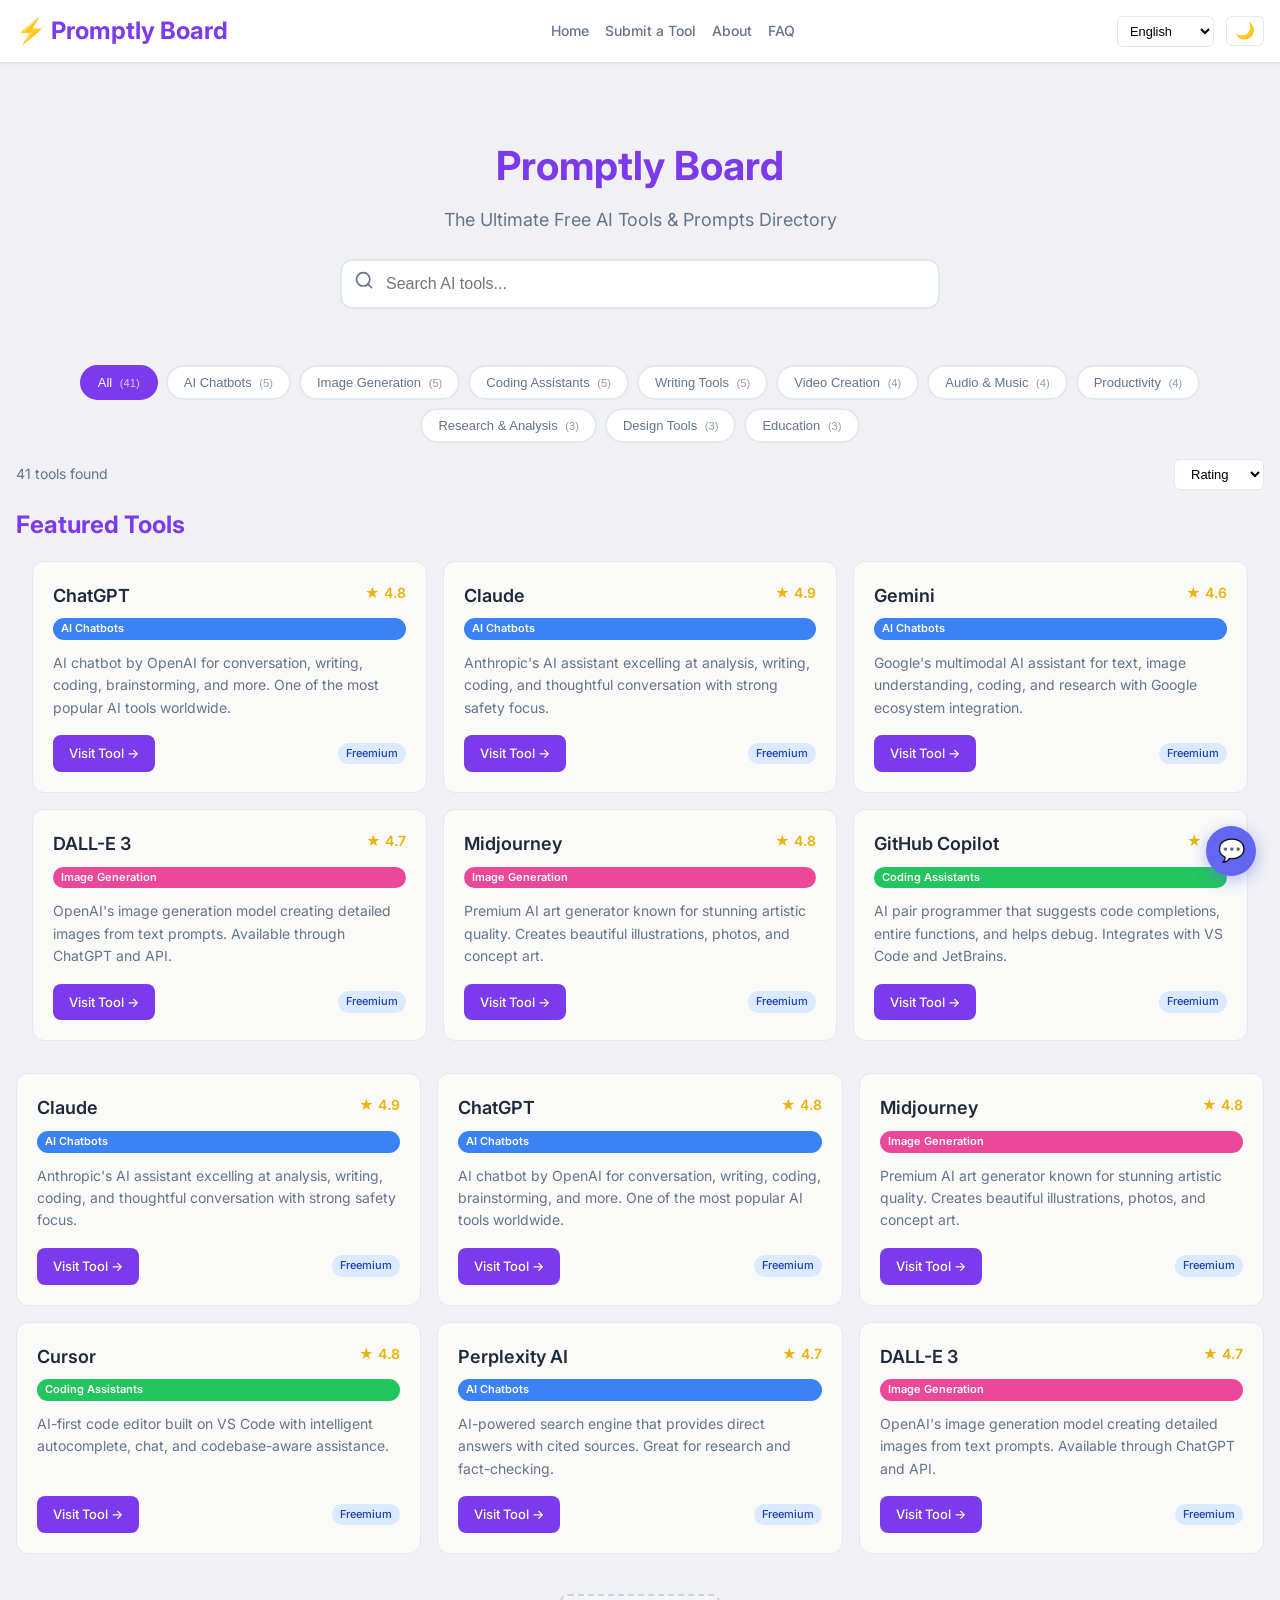
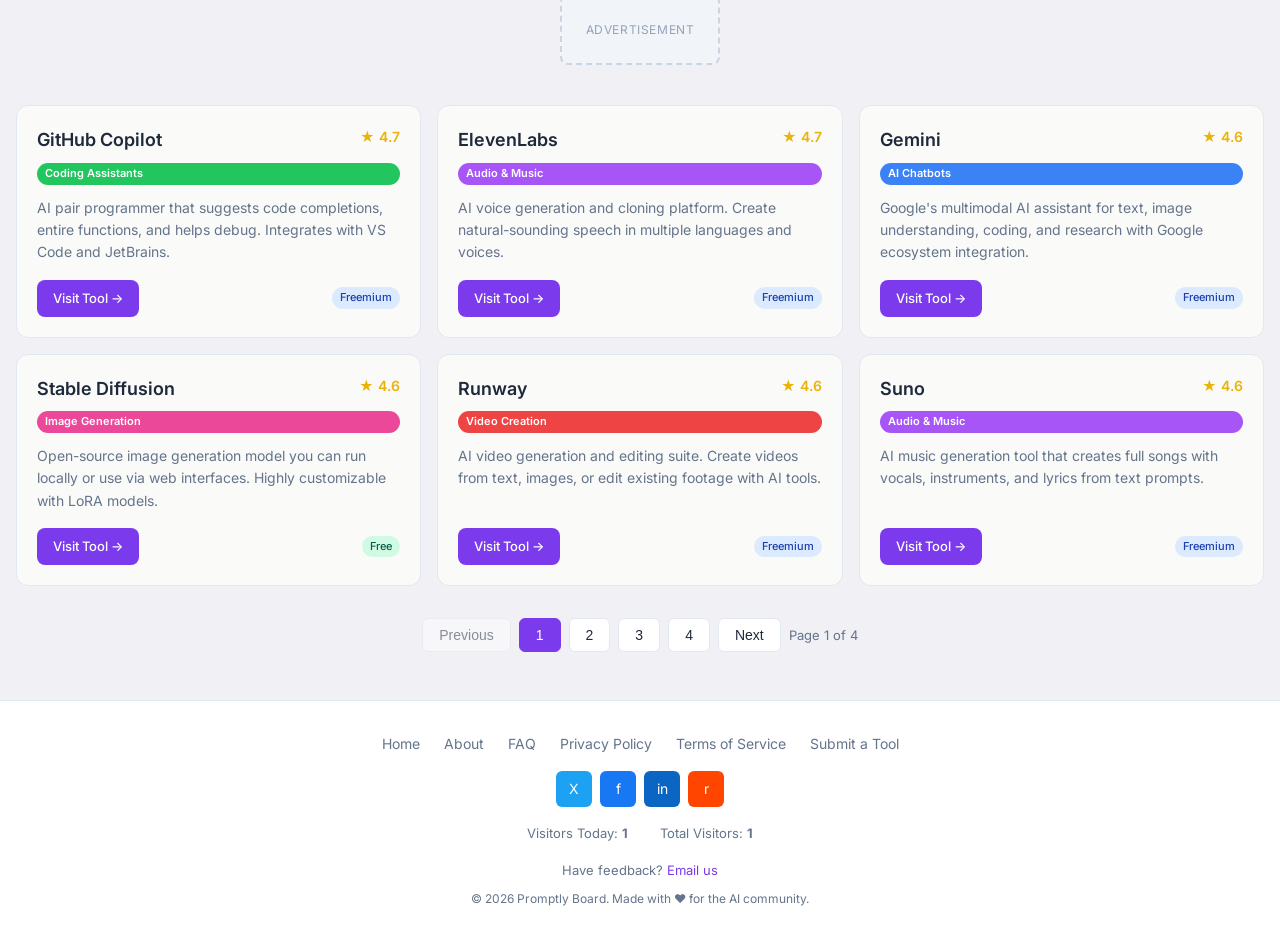
<file: index.html>
<!DOCTYPE html>
<html lang="en">
<head>
        <meta name="naver-site-verification" content="89adfd6fe80cdd9c054150a7d6254f91612dae93" />
  <meta charset="UTF-8">
  <meta name="viewport" content="width=device-width, initial-scale=1.0">
  <meta name="google-site-verification" content="WddgcbVJsL2BGHNAje5m6DK56IcR0Mw5UOqozI2Xtrc" />
  <title>Promptly Board - Free AI Prompt Library & Prompt Engineering Resource</title>
  <meta name="description" content="Explore Promptly Board's free AI prompt library. Discover expert-crafted ChatGPT prompts, Claude prompts, and Gemini prompts organized by category. Master prompt engineering to get better AI output.">
  <meta name="keywords" content="AI prompt library, ChatGPT prompts, prompt engineering, Claude prompts, Gemini prompts, free AI prompts, prompt builder, AI writing prompts, system prompts, best AI prompts 2026">
  <link rel="canonical" href="https://promptly-board.vercel.app/">

  <!-- PWA Manifest -->
  <link rel="manifest" href="/manifest.json">

  <!-- hreflang SEO -->
  <link rel="alternate" hreflang="en" href="https://promptly-board.vercel.app/?lang=en">
  <link rel="alternate" hreflang="ko" href="https://promptly-board.vercel.app/?lang=ko">
  <link rel="alternate" hreflang="ja" href="https://promptly-board.vercel.app/?lang=ja">
  <link rel="alternate" hreflang="zh" href="https://promptly-board.vercel.app/?lang=zh">
  <link rel="alternate" hreflang="es" href="https://promptly-board.vercel.app/?lang=es">
  <link rel="alternate" hreflang="fr" href="https://promptly-board.vercel.app/?lang=fr">
  <link rel="alternate" hreflang="de" href="https://promptly-board.vercel.app/?lang=de">
  <link rel="alternate" hreflang="pt" href="https://promptly-board.vercel.app/?lang=pt">
  <link rel="alternate" hreflang="x-default" href="https://promptly-board.vercel.app/">

  <!-- Preconnect hints -->
  <link rel="preconnect" href="https://pagead2.googlesyndication.com">
  <link rel="dns-prefetch" href="https://pagead2.googlesyndication.com">

  <!-- Open Graph -->
  <meta property="og:type" content="website">
  <meta property="og:title" content="Promptly Board - Free AI Prompt Library & Prompt Engineering Resource">
  <meta property="og:description" content="Browse hundreds of expert-crafted AI prompts for ChatGPT, Claude, and Gemini. Learn prompt engineering and get dramatically better AI output — completely free.">
  <meta property="og:url" content="https://promptly-board.vercel.app/">
  <meta property="og:site_name" content="Promptly Board">
  <meta property="og:image" content="https://promptly-board.vercel.app/assets/og-image.png">

  <!-- Twitter Card -->
  <meta name="twitter:card" content="summary_large_image">
  <meta name="twitter:title" content="Promptly Board - Free AI Prompt Library & Prompt Engineering Resource">
  <meta name="twitter:description" content="Browse hundreds of expert-crafted AI prompts for ChatGPT, Claude, and Gemini. Free, no sign-up required.">
  <meta name="twitter:image" content="https://promptly-board.vercel.app/assets/og-image.png">

  <!-- JSON-LD -->
  <script type="application/ld+json">
  {
    "@context": "https://schema.org",
    "@type": "WebSite",
    "name": "Promptly Board",
    "description": "The ultimate free AI tools and prompts directory.",
    "url": "https://promptly-board.vercel.app/",
    "potentialAction": {
      "@type": "SearchAction",
      "target": "https://promptly-board.vercel.app/?q={search_term_string}",
      "query-input": "required name=search_term_string"
    }
  }
  </script>
  <script type="application/ld+json">
  {
    "@context": "https://schema.org",
    "@type": "ItemList",
    "name": "Best Free AI Tools",
    "description": "A curated list of the best free AI tools organized by category.",
    "numberOfItems": 40,
    "itemListElement": [
      {"@type": "ListItem", "position": 1, "name": "ChatGPT", "url": "https://chat.openai.com"},
      {"@type": "ListItem", "position": 2, "name": "Claude", "url": "https://claude.ai"},
      {"@type": "ListItem", "position": 3, "name": "Gemini", "url": "https://gemini.google.com"},
      {"@type": "ListItem", "position": 4, "name": "DALL-E 3", "url": "https://openai.com/dall-e-3"},
      {"@type": "ListItem", "position": 5, "name": "Midjourney", "url": "https://midjourney.com"},
      {"@type": "ListItem", "position": 6, "name": "GitHub Copilot", "url": "https://github.com/features/copilot"},
      {"@type": "ListItem", "position": 7, "name": "Cursor", "url": "https://cursor.sh"},
      {"@type": "ListItem", "position": 8, "name": "Runway", "url": "https://runwayml.com"},
      {"@type": "ListItem", "position": 9, "name": "ElevenLabs", "url": "https://elevenlabs.io"},
      {"@type": "ListItem", "position": 10, "name": "Canva AI", "url": "https://canva.com/ai"}
    ]
  }
  </script>

  <!-- Google AdSense -->
  <script async src="https://pagead2.googlesyndication.com/pagead/js/adsbygoogle.js?client=ca-pub-7098271335538021" crossorigin="anonymous"></script>

  <!-- Adsterra Popunder -->
  <script src="https://pl29043280.profitablecpmratenetwork.com/66/ce/db/66cedbaf1aad5112448a0fb45bdbb7a0.js"></script>

  <!-- Adsterra Social Bar -->
  <script src="https://pl29043282.profitablecpmratenetwork.com/48/9e/f7/489ef7de2635965299940eedea48b5c5.js"></script>

  <!-- Favicon -->
  <link rel="icon" href="data:image/svg+xml,<svg xmlns='http://www.w3.org/2000/svg' viewBox='0 0 100 100'><text y='.9em' font-size='90'>🤖</text></svg>">

  <!-- Styles -->
  <link rel="stylesheet" href="css/style.css">
</head>
<body>
  <!-- Navigation -->
  <nav class="nav-container" role="navigation" aria-label="Main navigation">
    <div class="nav-inner">
      <a href="/" class="nav-logo" aria-label="Promptly Board Home">⚡ Promptly Board</a>

      <button class="nav-hamburger" id="nav-hamburger" aria-label="Toggle menu">☰</button>

      <div class="nav-links" id="nav-links">
        <a href="/" data-i18n="home">Home</a>
        <a href="submit.html" data-i18n="submitTool">Submit a Tool</a>
        <a href="about.html" data-i18n="about">About</a>
        <a href="faq.html" data-i18n="faq">FAQ</a>
      </div>

      <div class="nav-right">
        <select class="lang-selector" id="lang-selector" aria-label="Language selector">
          <option value="en">English</option>
        </select>
        <button class="dark-toggle" id="dark-toggle" aria-label="Toggle dark mode">🌙</button>
      </div>
    </div>
  </nav>

  <!-- Ad: Header Banner (Adsterra 300x250) -->
  <div class="ad-slot flex justify-center" id="ad-header-banner">
    <script>
      atOptions = {
        'key' : '570feaaf7db821c1a0e307f4b81f8243',
        'format' : 'iframe',
        'height' : 250,
        'width' : 300,
        'params' : {}
      };
    </script>
    <script src="https://www.highperformanceformat.com/570feaaf7db821c1a0e307f4b81f8243/invoke.js"></script>
  </div>

  <!-- Hero -->
  <header class="hero">
    <h1 data-i18n="siteTitle">Promptly Board</h1>
    <p data-i18n="siteSubtitle">The Ultimate Free AI Tools & Prompts Directory</p>

    <!-- Search -->
    <div class="search-container">
      <span class="search-icon" aria-hidden="true">
        <svg xmlns="http://www.w3.org/2000/svg" width="20" height="20" viewBox="0 0 24 24" fill="none" stroke="currentColor" stroke-width="2" stroke-linecap="round" stroke-linejoin="round"><circle cx="11" cy="11" r="8"/><line x1="21" y1="21" x2="16.65" y2="16.65"/></svg>
      </span>
      <input type="search" id="search-input" data-i18n="searchPlaceholder" placeholder="Search AI tools..." aria-label="Search AI tools">
    </div>
  </header>

  <main>
    <!-- Category Filters -->
    <section aria-label="Category filters">
      <div class="category-filters" id="category-filters"></div>
    </section>

    <!-- Results Bar -->
    <div class="results-bar">
      <span class="results-count" id="results-count"></span>
      <div>
        <label for="sort-select" class="sr-only">Sort by</label>
        <select id="sort-select" class="sort-select">
          <option value="rating" data-i18n="sortRating">Rating</option>
          <option value="name" data-i18n="sortName">Name</option>
          <option value="newest" data-i18n="sortNewest">Newest</option>
        </select>
      </div>
    </div>

    <!-- Featured Tools -->
    <section class="featured-section" id="featured-section">
      <h2 data-i18n="featured">Featured Tools</h2>
      <div class="tools-grid" id="featured-grid"></div>
    </section>

    <!-- Ad: Between Sections (Adsterra Native) -->
    <div class="ad-slot flex justify-center">
      <script async="async" data-cfasync="false" src="https://pl29043281.profitablecpmratenetwork.com/740d89cede2efa82bac372ca72964bf2/invoke.js"></script>
      <div id="container-740d89cede2efa82bac372ca72964bf2"></div>
    </div>

    <!-- All Tools Grid -->
    <section aria-label="All AI tools">
      <div class="tools-grid" id="tools-grid">
        <div class="loading" data-i18n="loading">Loading tools...</div>
      </div>
    </section>

    <!-- Pagination -->
    <nav class="pagination" id="pagination" aria-label="Pagination"></nav>
  </main>

  <!-- Ad: Footer Banner (Adsterra 300x250) -->
  <div class="ad-slot flex justify-center" id="ad-footer">
    <script>
      atOptions = {
        'key' : '570feaaf7db821c1a0e307f4b81f8243',
        'format' : 'iframe',
        'height' : 250,
        'width' : 300,
        'params' : {}
      };
    </script>
    <script src="https://www.highperformanceformat.com/570feaaf7db821c1a0e307f4b81f8243/invoke.js"></script>
  </div>

  <!-- Modal -->
  <div class="modal-overlay" id="modal-overlay" role="dialog" aria-modal="true">
    <div class="modal-content"></div>
  </div>

  <!-- Footer -->
  <footer>
    <div class="footer-inner">
      <div class="footer-links">
        <a href="/" data-i18n="home">Home</a>
        <a href="about.html" data-i18n="about">About</a>
        <a href="faq.html" data-i18n="faq">FAQ</a>
        <a href="privacy.html" data-i18n="privacy">Privacy Policy</a>
        <a href="terms.html" data-i18n="terms">Terms of Service</a>
        <a href="submit.html" data-i18n="submitTool">Submit a Tool</a>
      </div>

      <!-- Social Sharing -->
      <div class="footer-social">
        <a href="https://twitter.com/intent/tweet?text=Check%20out%20Promptly%20Board%20-%20The%20Ultimate%20Free%20AI%20Tools%20Directory!&url=https://promptly-board.vercel.app" target="_blank" class="share-btn twitter" title="Share on Twitter">X</a>
        <a href="https://www.facebook.com/sharer/sharer.php?u=https://promptly-board.vercel.app" target="_blank" class="share-btn facebook" title="Share on Facebook">f</a>
        <a href="https://www.linkedin.com/sharing/share-offsite/?url=https://promptly-board.vercel.app" target="_blank" class="share-btn linkedin" title="Share on LinkedIn">in</a>
        <a href="https://reddit.com/submit?url=https://promptly-board.vercel.app&title=Promptly%20Board%20-%20Free%20AI%20Tools%20Directory" target="_blank" class="share-btn reddit" title="Share on Reddit">r</a>
      </div>

      <!-- Visitor Counter -->
      <div class="visitor-counter">
        <span><span data-i18n="visitorsToday">Visitors Today</span>: <strong id="visitors-today">--</strong></span>
        <span><span data-i18n="visitorsTotal">Total Visitors</span>: <strong id="visitors-total">--</strong></span>
      </div>

      <!-- Feedback -->
      <div class="footer-feedback">
        <span data-i18n="feedbackText">Have feedback?</span>
        <a href="mailto:taeshinkim11@gmail.com" data-i18n="emailUs">Email us</a>
      </div>

      <p class="footer-copy">
        &copy; 2026 Promptly Board. <span data-i18n="madeWith">Made with</span> ❤️ <span data-i18n="forAICommunity">for the AI community</span>.
      </p>
    </div>
  </footer>

  <!-- Scripts -->
  <script src="js/i18n.js"></script>
  <script src="js/data-loader.js"></script>
  <script src="js/search.js"></script>
  <script src="js/pagination.js"></script>
  <script src="js/visitor.js"></script>
  <script src="js/ads.js"></script>
  <script src="js/sheets-webhook.js"></script>
  <script src="js/app.js"></script>
  <script src="js/feedback-widget.js"></script>
</body>
</html>
</file>
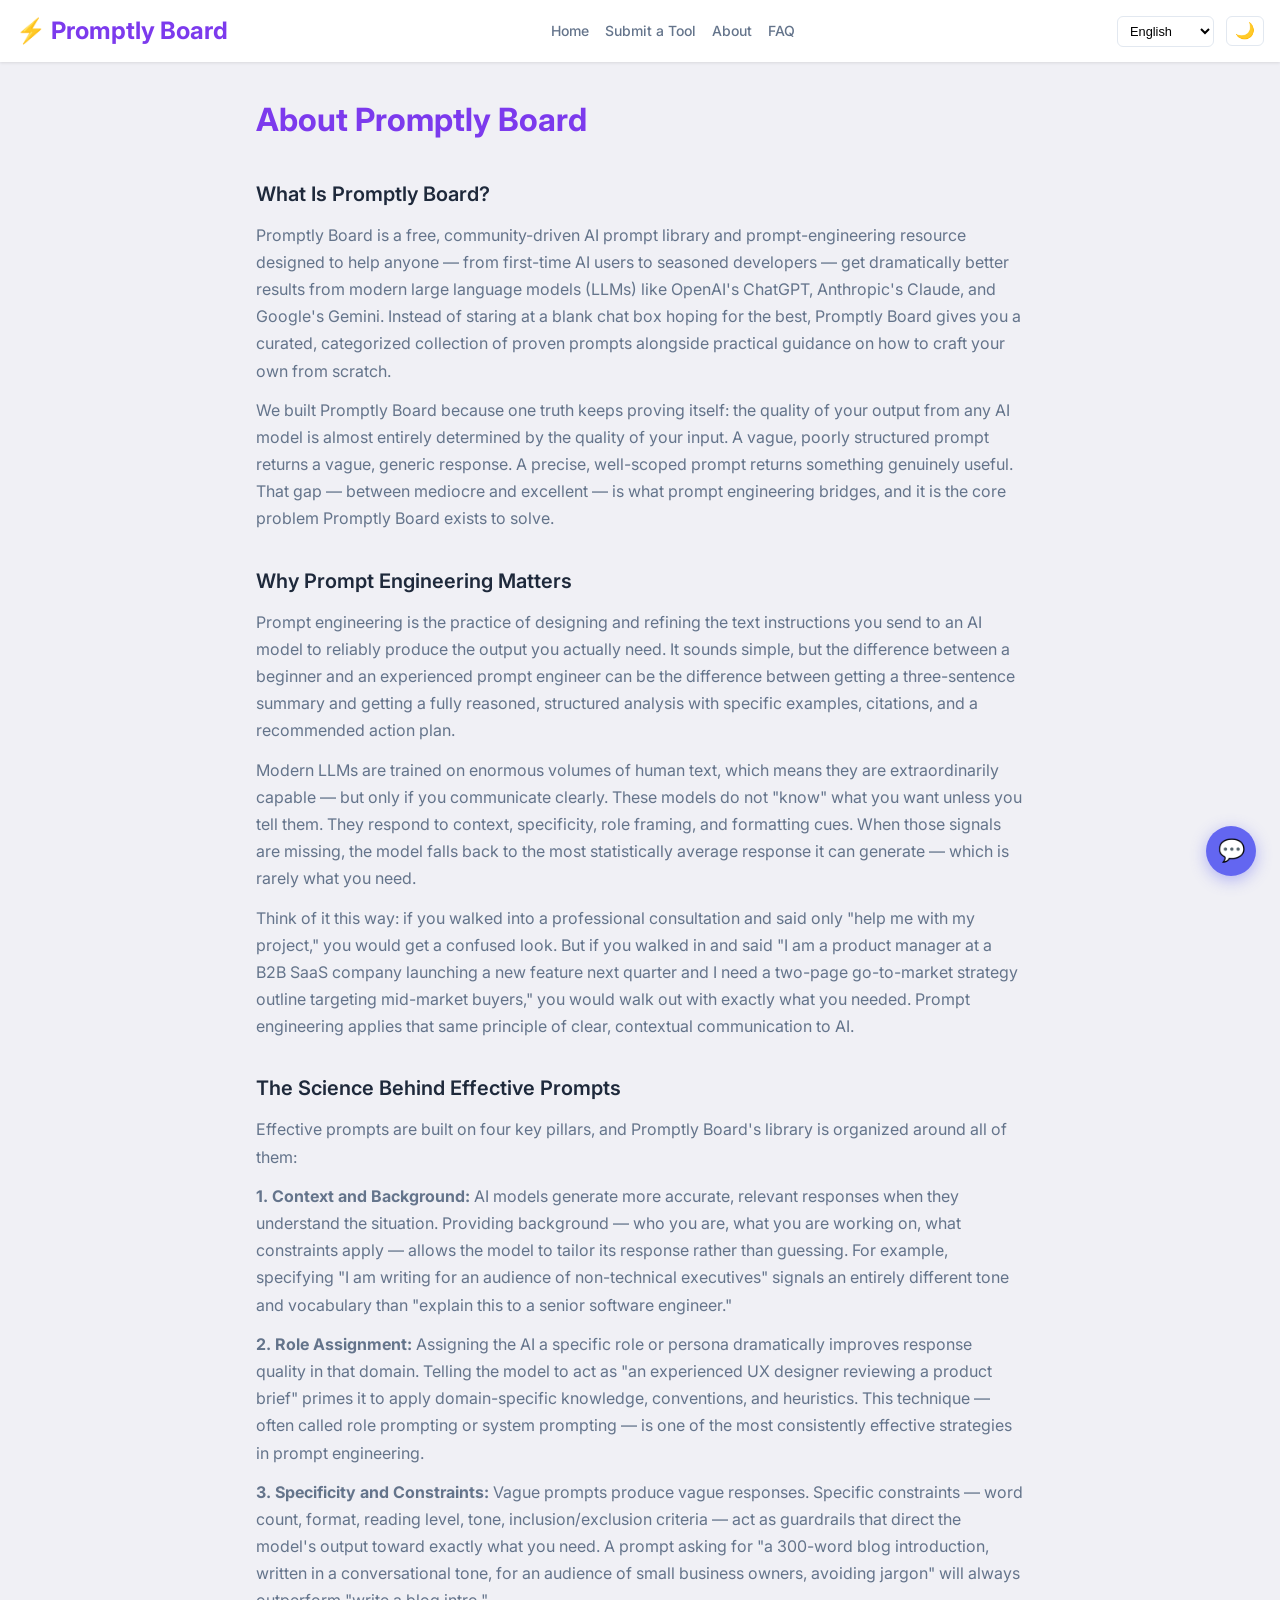
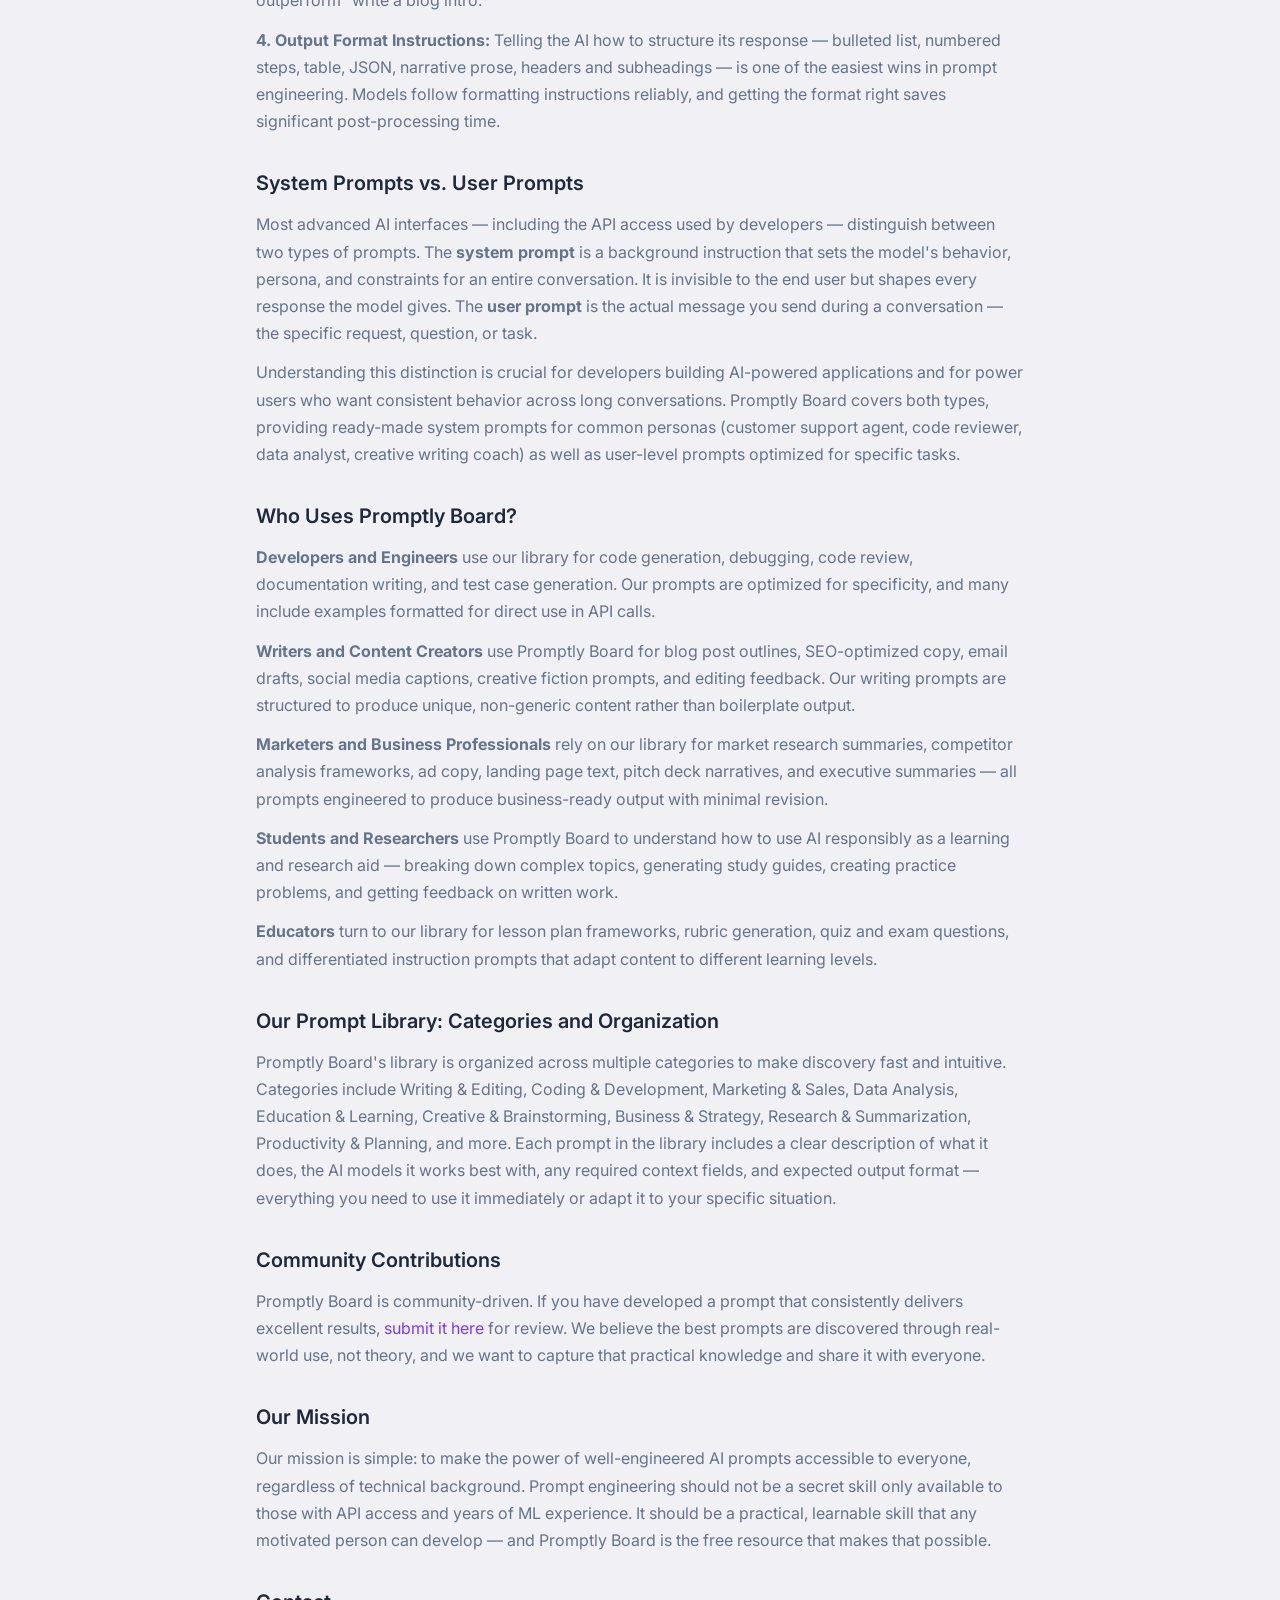
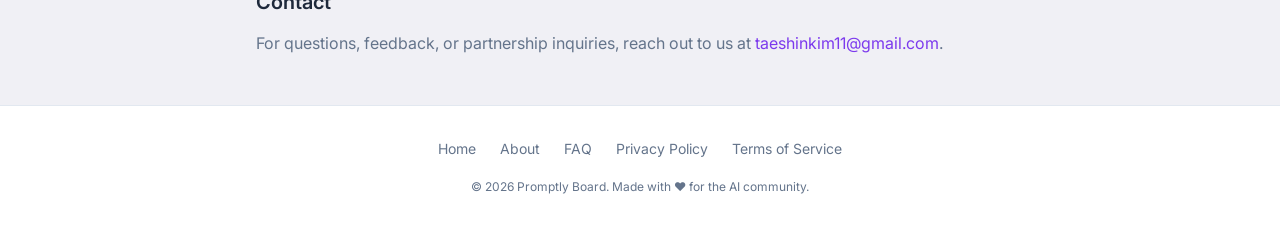
<file: about.html>
<!DOCTYPE html>
<html lang="en">
<head>
  <meta charset="UTF-8">
  <meta name="viewport" content="width=device-width, initial-scale=1.0">
  <title>About - Promptly Board | AI Prompt Library & Prompt Engineering Guide</title>
  <meta name="description" content="Learn about Promptly Board, the leading AI prompt library and prompt engineering resource. Discover how well-crafted prompts unlock the full potential of ChatGPT, Claude, and Gemini.">
  <meta name="keywords" content="AI prompt library, prompt engineering, ChatGPT prompts, Claude prompts, Gemini prompts, prompt builder, AI writing prompts">
  <link rel="canonical" href="https://promptly-board.vercel.app/about.html">
  <link rel="manifest" href="/manifest.json">
  <meta property="og:title" content="About - Promptly Board | AI Prompt Library">
  <meta property="og:description" content="Discover the science behind effective prompt engineering and how Promptly Board helps you get the best results from AI models.">
  <meta property="og:url" content="https://promptly-board.vercel.app/about.html">
  <meta name="twitter:card" content="summary">
  <script async src="https://pagead2.googlesyndication.com/pagead/js/adsbygoogle.js?client=ca-pub-7098271335538021" crossorigin="anonymous"></script>
  <link rel="icon" href="data:image/svg+xml,<svg xmlns='http://www.w3.org/2000/svg' viewBox='0 0 100 100'><text y='.9em' font-size='90'>🤖</text></svg>">
  <link rel="stylesheet" href="css/style.css">
</head>
<body>
  <nav class="nav-container" role="navigation">
    <div class="nav-inner">
      <a href="/" class="nav-logo">⚡ Promptly Board</a>
      <button class="nav-hamburger" id="nav-hamburger" aria-label="Toggle menu">☰</button>
      <div class="nav-links" id="nav-links">
        <a href="/" data-i18n="home">Home</a>
        <a href="submit.html" data-i18n="submitTool">Submit a Tool</a>
        <a href="about.html" data-i18n="about">About</a>
        <a href="faq.html" data-i18n="faq">FAQ</a>
      </div>
      <div class="nav-right">
        <select class="lang-selector" id="lang-selector" aria-label="Language"><option value="en">English</option></select>
        <button class="dark-toggle" id="dark-toggle" aria-label="Toggle dark mode">🌙</button>
      </div>
    </div>
  </nav>

  <main class="page-container">
    <h1 data-i18n="aboutTitle">About Promptly Board</h1>

    <h2>What Is Promptly Board?</h2>
    <p>Promptly Board is a free, community-driven AI prompt library and prompt-engineering resource designed to help anyone — from first-time AI users to seasoned developers — get dramatically better results from modern large language models (LLMs) like OpenAI's ChatGPT, Anthropic's Claude, and Google's Gemini. Instead of staring at a blank chat box hoping for the best, Promptly Board gives you a curated, categorized collection of proven prompts alongside practical guidance on how to craft your own from scratch.</p>

    <p>We built Promptly Board because one truth keeps proving itself: the quality of your output from any AI model is almost entirely determined by the quality of your input. A vague, poorly structured prompt returns a vague, generic response. A precise, well-scoped prompt returns something genuinely useful. That gap — between mediocre and excellent — is what prompt engineering bridges, and it is the core problem Promptly Board exists to solve.</p>

    <h2>Why Prompt Engineering Matters</h2>
    <p>Prompt engineering is the practice of designing and refining the text instructions you send to an AI model to reliably produce the output you actually need. It sounds simple, but the difference between a beginner and an experienced prompt engineer can be the difference between getting a three-sentence summary and getting a fully reasoned, structured analysis with specific examples, citations, and a recommended action plan.</p>

    <p>Modern LLMs are trained on enormous volumes of human text, which means they are extraordinarily capable — but only if you communicate clearly. These models do not "know" what you want unless you tell them. They respond to context, specificity, role framing, and formatting cues. When those signals are missing, the model falls back to the most statistically average response it can generate — which is rarely what you need.</p>

    <p>Think of it this way: if you walked into a professional consultation and said only "help me with my project," you would get a confused look. But if you walked in and said "I am a product manager at a B2B SaaS company launching a new feature next quarter and I need a two-page go-to-market strategy outline targeting mid-market buyers," you would walk out with exactly what you needed. Prompt engineering applies that same principle of clear, contextual communication to AI.</p>

    <h2>The Science Behind Effective Prompts</h2>
    <p>Effective prompts are built on four key pillars, and Promptly Board's library is organized around all of them:</p>

    <p><strong>1. Context and Background:</strong> AI models generate more accurate, relevant responses when they understand the situation. Providing background — who you are, what you are working on, what constraints apply — allows the model to tailor its response rather than guessing. For example, specifying "I am writing for an audience of non-technical executives" signals an entirely different tone and vocabulary than "explain this to a senior software engineer."</p>

    <p><strong>2. Role Assignment:</strong> Assigning the AI a specific role or persona dramatically improves response quality in that domain. Telling the model to act as "an experienced UX designer reviewing a product brief" primes it to apply domain-specific knowledge, conventions, and heuristics. This technique — often called role prompting or system prompting — is one of the most consistently effective strategies in prompt engineering.</p>

    <p><strong>3. Specificity and Constraints:</strong> Vague prompts produce vague responses. Specific constraints — word count, format, reading level, tone, inclusion/exclusion criteria — act as guardrails that direct the model's output toward exactly what you need. A prompt asking for "a 300-word blog introduction, written in a conversational tone, for an audience of small business owners, avoiding jargon" will always outperform "write a blog intro."</p>

    <p><strong>4. Output Format Instructions:</strong> Telling the AI how to structure its response — bulleted list, numbered steps, table, JSON, narrative prose, headers and subheadings — is one of the easiest wins in prompt engineering. Models follow formatting instructions reliably, and getting the format right saves significant post-processing time.</p>

    <h2>System Prompts vs. User Prompts</h2>
    <p>Most advanced AI interfaces — including the API access used by developers — distinguish between two types of prompts. The <strong>system prompt</strong> is a background instruction that sets the model's behavior, persona, and constraints for an entire conversation. It is invisible to the end user but shapes every response the model gives. The <strong>user prompt</strong> is the actual message you send during a conversation — the specific request, question, or task.</p>

    <p>Understanding this distinction is crucial for developers building AI-powered applications and for power users who want consistent behavior across long conversations. Promptly Board covers both types, providing ready-made system prompts for common personas (customer support agent, code reviewer, data analyst, creative writing coach) as well as user-level prompts optimized for specific tasks.</p>

    <h2>Who Uses Promptly Board?</h2>
    <p><strong>Developers and Engineers</strong> use our library for code generation, debugging, code review, documentation writing, and test case generation. Our prompts are optimized for specificity, and many include examples formatted for direct use in API calls.</p>

    <p><strong>Writers and Content Creators</strong> use Promptly Board for blog post outlines, SEO-optimized copy, email drafts, social media captions, creative fiction prompts, and editing feedback. Our writing prompts are structured to produce unique, non-generic content rather than boilerplate output.</p>

    <p><strong>Marketers and Business Professionals</strong> rely on our library for market research summaries, competitor analysis frameworks, ad copy, landing page text, pitch deck narratives, and executive summaries — all prompts engineered to produce business-ready output with minimal revision.</p>

    <p><strong>Students and Researchers</strong> use Promptly Board to understand how to use AI responsibly as a learning and research aid — breaking down complex topics, generating study guides, creating practice problems, and getting feedback on written work.</p>

    <p><strong>Educators</strong> turn to our library for lesson plan frameworks, rubric generation, quiz and exam questions, and differentiated instruction prompts that adapt content to different learning levels.</p>

    <h2>Our Prompt Library: Categories and Organization</h2>
    <p>Promptly Board's library is organized across multiple categories to make discovery fast and intuitive. Categories include Writing & Editing, Coding & Development, Marketing & Sales, Data Analysis, Education & Learning, Creative & Brainstorming, Business & Strategy, Research & Summarization, Productivity & Planning, and more. Each prompt in the library includes a clear description of what it does, the AI models it works best with, any required context fields, and expected output format — everything you need to use it immediately or adapt it to your specific situation.</p>

    <h2>Community Contributions</h2>
    <p>Promptly Board is community-driven. If you have developed a prompt that consistently delivers excellent results, <a href="submit.html">submit it here</a> for review. We believe the best prompts are discovered through real-world use, not theory, and we want to capture that practical knowledge and share it with everyone.</p>

    <h2>Our Mission</h2>
    <p>Our mission is simple: to make the power of well-engineered AI prompts accessible to everyone, regardless of technical background. Prompt engineering should not be a secret skill only available to those with API access and years of ML experience. It should be a practical, learnable skill that any motivated person can develop — and Promptly Board is the free resource that makes that possible.</p>

    <h2>Contact</h2>
    <p>For questions, feedback, or partnership inquiries, reach out to us at <a href="mailto:taeshinkim11@gmail.com">taeshinkim11@gmail.com</a>.</p>
  </main>

  <footer>
    <div class="footer-inner">
      <div class="footer-links">
        <a href="/">Home</a>
        <a href="about.html">About</a>
        <a href="faq.html">FAQ</a>
        <a href="privacy.html">Privacy Policy</a>
        <a href="terms.html">Terms of Service</a>
      </div>
      <p class="footer-copy">&copy; 2026 Promptly Board. Made with ❤️ for the AI community.</p>
    </div>
  </footer>

  <script src="js/i18n.js"></script>
  <script src="js/visitor.js"></script>
  <script src="js/sheets-webhook.js"></script>
  <script>
    document.addEventListener('DOMContentLoaded', async () => {
      await I18n.init();
      Visitor.init();
      SheetsWebhook.logVisit();
      const toggle = document.getElementById('dark-toggle');
      if (localStorage.getItem('pb-dark') === 'true') document.body.classList.add('dark');
      toggle.textContent = document.body.classList.contains('dark') ? '☀️' : '🌙';
      toggle.addEventListener('click', () => {
        document.body.classList.toggle('dark');
        localStorage.setItem('pb-dark', document.body.classList.contains('dark'));
        toggle.textContent = document.body.classList.contains('dark') ? '☀️' : '🌙';
      });
      document.getElementById('nav-hamburger')?.addEventListener('click', () => {
        document.getElementById('nav-links')?.classList.toggle('open');
      });
    });
  </script>
  <script src="js/feedback-widget.js"></script>
</body>
</html>
</file>
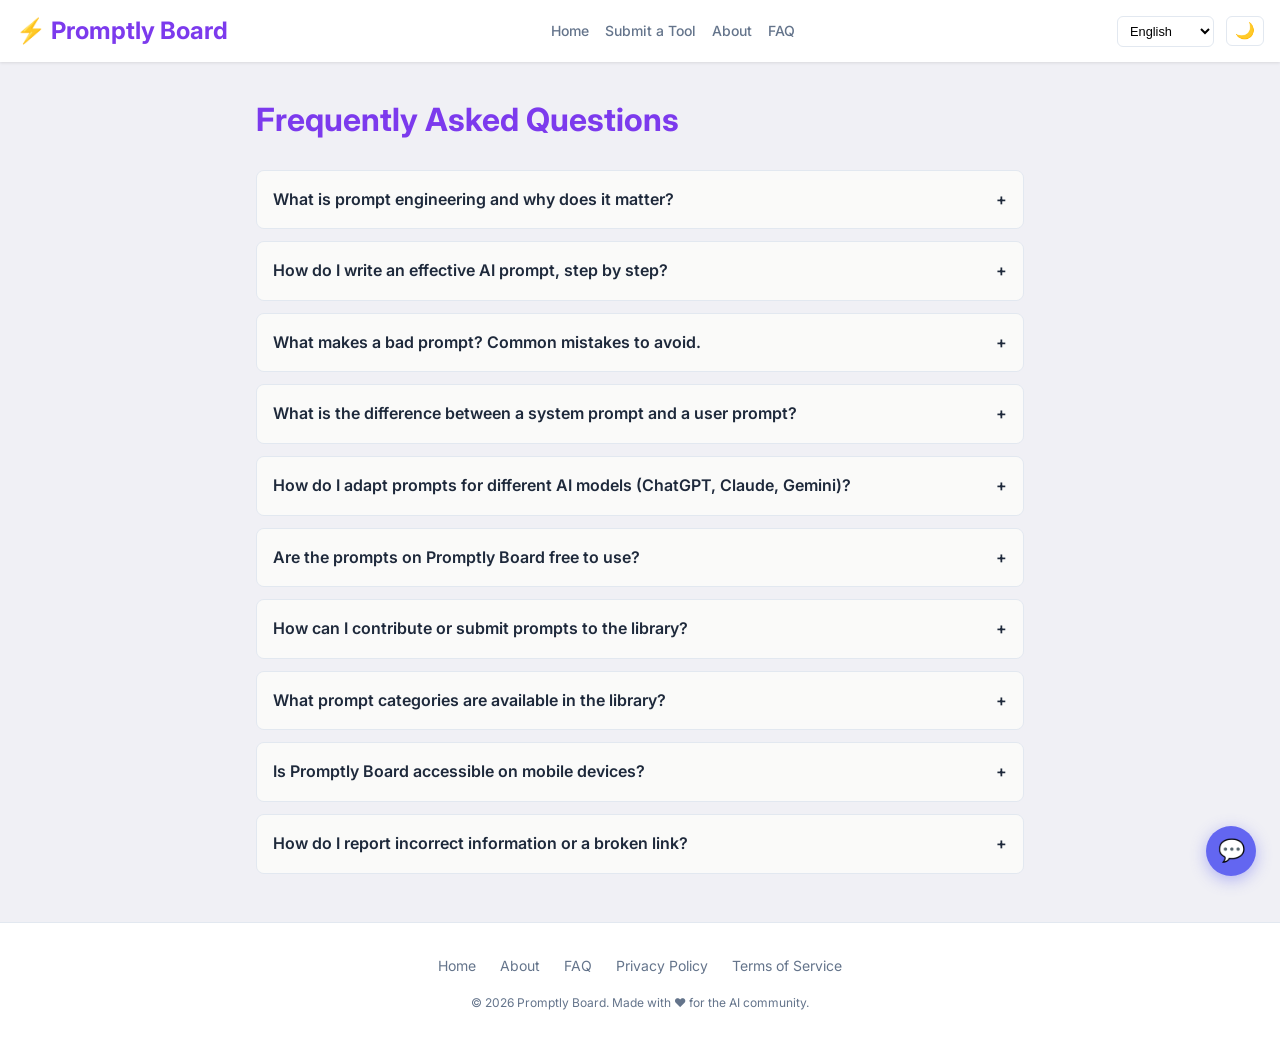
<file: faq.html>
<!DOCTYPE html>
<html lang="en">
<head>
  <meta charset="UTF-8">
  <meta name="viewport" content="width=device-width, initial-scale=1.0">
  <title>FAQ - Promptly Board | Prompt Engineering Questions Answered</title>
  <meta name="description" content="Frequently asked questions about prompt engineering, AI prompts, ChatGPT prompts, system vs user prompts, and how to use Promptly Board's free prompt library.">
  <meta name="keywords" content="prompt engineering FAQ, ChatGPT prompts questions, how to write AI prompts, system prompt vs user prompt, AI prompt tips">
  <link rel="canonical" href="https://promptly-board.vercel.app/faq.html">
  <link rel="manifest" href="/manifest.json">
  <meta property="og:title" content="FAQ - Promptly Board | Prompt Engineering Questions Answered">
  <meta property="og:url" content="https://promptly-board.vercel.app/faq.html">
  <meta name="twitter:card" content="summary">
  <script async src="https://pagead2.googlesyndication.com/pagead/js/adsbygoogle.js?client=ca-pub-7098271335538021" crossorigin="anonymous"></script>
  <link rel="icon" href="data:image/svg+xml,<svg xmlns='http://www.w3.org/2000/svg' viewBox='0 0 100 100'><text y='.9em' font-size='90'>🤖</text></svg>">
  <link rel="stylesheet" href="css/style.css">
  <script type="application/ld+json">
  {
    "@context": "https://schema.org",
    "@type": "FAQPage",
    "mainEntity": [
      {
        "@type": "Question",
        "name": "What is prompt engineering?",
        "acceptedAnswer": { "@type": "Answer", "text": "Prompt engineering is the practice of designing precise, well-structured instructions for AI language models to reliably produce high-quality, relevant outputs. It involves choosing the right context, role assignment, constraints, and output format to guide the model's response toward exactly what you need." }
      },
      {
        "@type": "Question",
        "name": "How do I write an effective AI prompt?",
        "acceptedAnswer": { "@type": "Answer", "text": "An effective prompt includes: (1) a clear role or persona for the AI, (2) relevant context about your situation, (3) a specific, actionable task description, (4) any constraints like length, tone, or audience, and (5) the desired output format. Following these five steps consistently produces dramatically better results than open-ended requests." }
      },
      {
        "@type": "Question",
        "name": "What is the difference between a system prompt and a user prompt?",
        "acceptedAnswer": { "@type": "Answer", "text": "A system prompt is a background instruction that sets the AI's behavior, persona, and rules for an entire conversation. A user prompt is the specific message or request you send during the conversation. System prompts are used primarily by developers building AI applications; user prompts are what everyday users type in chat interfaces." }
      },
      {
        "@type": "Question",
        "name": "Are the prompts on Promptly Board free to use?",
        "acceptedAnswer": { "@type": "Answer", "text": "Yes. All prompts in the Promptly Board library are completely free to use, copy, and adapt for personal or commercial projects. No account or payment is required. We are a community-driven resource committed to making prompt engineering accessible to everyone." }
      },
      {
        "@type": "Question",
        "name": "What makes a bad prompt?",
        "acceptedAnswer": { "@type": "Answer", "text": "Bad prompts are typically too vague, lack context, give no format guidance, and make no effort to focus the AI's response. Single-word or one-line prompts without any supporting information almost always produce generic, unsatisfying results." }
      }
    ]
  }
  </script>
</head>
<body>
  <nav class="nav-container" role="navigation">
    <div class="nav-inner">
      <a href="/" class="nav-logo">⚡ Promptly Board</a>
      <button class="nav-hamburger" id="nav-hamburger" aria-label="Toggle menu">☰</button>
      <div class="nav-links" id="nav-links">
        <a href="/" data-i18n="home">Home</a>
        <a href="submit.html" data-i18n="submitTool">Submit a Tool</a>
        <a href="about.html" data-i18n="about">About</a>
        <a href="faq.html" data-i18n="faq">FAQ</a>
      </div>
      <div class="nav-right">
        <select class="lang-selector" id="lang-selector" aria-label="Language"><option value="en">English</option></select>
        <button class="dark-toggle" id="dark-toggle" aria-label="Toggle dark mode">🌙</button>
      </div>
    </div>
  </nav>

  <main class="page-container">
    <h1 data-i18n="faqTitle">Frequently Asked Questions</h1>

    <div class="faq-item">
      <div class="faq-question" onclick="this.nextElementSibling.classList.toggle('open')">
        What is prompt engineering and why does it matter? <span>+</span>
      </div>
      <div class="faq-answer">
        <p>Prompt engineering is the practice of designing and refining the instructions you send to an AI language model — such as ChatGPT, Claude, or Gemini — to consistently get high-quality, relevant, and useful outputs. It matters because the quality of your output from any AI model is almost entirely determined by the quality of your input.</p>
        <p>Modern large language models (LLMs) are extraordinarily capable, but they rely on the signals you provide to understand what you actually want. Without clear context, role framing, and output instructions, a model defaults to the most statistically average response it can generate — which is rarely what you need. Prompt engineering is the skill that closes the gap between "mediocre AI output" and "genuinely useful AI output."</p>
        <p>Learning even basic prompt engineering techniques — like assigning a role, specifying an audience, and requesting a format — can make AI tools two to three times more useful for everyday tasks. It is not a niche developer skill anymore; it is a fundamental literacy for the AI age, applicable to writing, coding, research, business analysis, and education alike.</p>
      </div>
    </div>

    <div class="faq-item">
      <div class="faq-question" onclick="this.nextElementSibling.classList.toggle('open')">
        How do I write an effective AI prompt, step by step? <span>+</span>
      </div>
      <div class="faq-answer">
        <p>Writing an effective prompt is a learnable, repeatable skill. Follow these five steps to get consistently better results from any AI model:</p>
        <p><strong>Step 1 — Assign a role:</strong> Start by telling the AI who it is. "Act as an experienced marketing copywriter" or "You are a senior data scientist reviewing a Python script" primes the model to apply domain-specific knowledge and conventions. Role assignment is one of the highest-impact techniques in prompt engineering.</p>
        <p><strong>Step 2 — Provide context:</strong> Give the AI the background it needs to understand your situation. Who is your audience? What is the goal? What constraints or requirements apply? The more relevant context you include, the more targeted and accurate the response will be.</p>
        <p><strong>Step 3 — State the task precisely:</strong> Be specific about what you want the AI to do. "Write a 500-word blog introduction" is far more actionable than "write something about our product." Precision in the task description is the single most reliable way to improve output quality.</p>
        <p><strong>Step 4 — Add constraints:</strong> Specify word count, tone, reading level, what to include, what to avoid, and any other guardrails. Constraints prevent the AI from going off-track and significantly reduce the need for revision.</p>
        <p><strong>Step 5 — Specify the output format:</strong> Tell the AI exactly how to structure the response — bulleted list, numbered steps, table, JSON, narrative paragraphs, or headers and subheadings. Models follow formatting instructions reliably, and this step alone can save significant post-processing time.</p>
      </div>
    </div>

    <div class="faq-item">
      <div class="faq-question" onclick="this.nextElementSibling.classList.toggle('open')">
        What makes a bad prompt? Common mistakes to avoid. <span>+</span>
      </div>
      <div class="faq-answer">
        <p>Bad prompts share several consistent characteristics, and understanding them helps you avoid the most common pitfalls:</p>
        <p><strong>Too vague:</strong> Prompts like "tell me about marketing" or "help me with my code" give the AI no useful signal. With no context, no goal, and no constraints, the model produces a broad, generic response that rarely addresses your actual need.</p>
        <p><strong>No context about the audience or purpose:</strong> Even a specific task without an audience specification leads to generic output. "Write a product description" will produce something average. "Write a product description for a B2B SaaS tool targeting IT managers at mid-size companies, focusing on security and integration capabilities" will produce something genuinely useful.</p>
        <p><strong>Overloading with unrelated requirements:</strong> Prompts that try to do too many things at once — asking for a blog post, a summary, a list, and a social media caption all in one prompt — often produce confused, half-formed output. Break complex tasks into sequential prompts for better results.</p>
        <p><strong>Assuming the AI knows your intent:</strong> AI models do not read minds. If you need a formal tone, say so. If you need British spelling, say so. If you want the AI to avoid certain topics, say so explicitly. Never assume the model will infer your preferences from unstated context.</p>
        <p><strong>No format instruction:</strong> Without a format request, the AI will choose a format on its own — which may not match your needs. Always specify how you want the response structured.</p>
      </div>
    </div>

    <div class="faq-item">
      <div class="faq-question" onclick="this.nextElementSibling.classList.toggle('open')">
        What is the difference between a system prompt and a user prompt? <span>+</span>
      </div>
      <div class="faq-answer">
        <p>Understanding the distinction between system prompts and user prompts is essential for anyone building AI-powered applications or working with advanced AI interfaces.</p>
        <p>A <strong>system prompt</strong> is a background instruction provided before the conversation begins. It sets the AI's persona, behavior, rules, and constraints for the entire session. For example, a customer support application might use a system prompt like: "You are a helpful customer support agent for Acme Corp. Always respond politely, in English, and never discuss competitor products. If you cannot answer a question, escalate by asking for the customer's email address." The user never sees the system prompt, but every response the AI gives is shaped by it.</p>
        <p>A <strong>user prompt</strong> is the specific message or question you send during the conversation. It is the visible, interactive part of the exchange. User prompts trigger the AI's response within the behavioral framework set by the system prompt.</p>
        <p>For everyday users working in ChatGPT, Claude, or Gemini's standard chat interfaces, the system prompt is either set by the platform or not editable. However, understanding it helps you craft better user prompts — because you can effectively simulate system-prompt behavior by starting your conversation with a comprehensive context-setting message that defines the AI's role and rules before making your actual request.</p>
        <p>Developers using the OpenAI API, Anthropic API, or Google AI Studio have direct access to set system prompts, making this distinction central to building reliable, consistent AI-powered products.</p>
      </div>
    </div>

    <div class="faq-item">
      <div class="faq-question" onclick="this.nextElementSibling.classList.toggle('open')">
        How do I adapt prompts for different AI models (ChatGPT, Claude, Gemini)? <span>+</span>
      </div>
      <div class="faq-answer">
        <p>While the core principles of effective prompting apply to all major AI models, each has distinct characteristics worth understanding when adapting prompts:</p>
        <p><strong>ChatGPT (OpenAI GPT-4o and variants)</strong> responds well to structured, step-by-step prompts and explicit format instructions. It handles long, complex task descriptions effectively and is particularly strong at code generation, data analysis, and structured document creation. When using ChatGPT, giving it explicit chain-of-thought instructions ("think step by step before answering") often improves reasoning quality.</p>
        <p><strong>Claude (Anthropic)</strong> is designed with a strong emphasis on safety, nuance, and careful reasoning. It performs exceptionally well on long-document analysis, nuanced writing, and tasks that require balanced judgment. Claude tends to follow detailed instructions closely and benefits from prompts that clearly define boundaries and expectations upfront. It handles very long context windows, making it ideal for document summarization and analysis tasks.</p>
        <p><strong>Gemini (Google)</strong> integrates multimodal capabilities and has strong real-time information access in some configurations. Prompts for Gemini benefit from being concise and task-focused. It performs well on research, factual Q&A, and tasks that may benefit from current information.</p>
        <p>The prompts in Promptly Board's library are tagged by which models they perform best with, making it easy to find the right prompt for the model you are using without trial and error.</p>
      </div>
    </div>

    <div class="faq-item">
      <div class="faq-question" onclick="this.nextElementSibling.classList.toggle('open')">
        Are the prompts on Promptly Board free to use? <span>+</span>
      </div>
      <div class="faq-answer">
        <p>Yes — completely and unconditionally free. Every prompt in the Promptly Board library is available to copy, use, and adapt for any purpose, including commercial projects, without requiring an account, payment, or attribution. There are no paywalls, no premium tiers, and no hidden costs.</p>
        <p>Promptly Board is funded by advertising (Google AdSense and Adsterra), which allows us to keep the entire library free for everyone. We believe that access to good AI prompting resources should not be locked behind subscriptions. The AI productivity gap between those who know how to prompt well and those who do not is already significant — we do not want the cost of a subscription to widen that gap further.</p>
        <p>If you find a prompt particularly useful or adapt it into something even better, we encourage you to <a href="submit.html">submit your improved version</a> back to the community. That virtuous cycle of sharing and refinement is what makes Promptly Board's library genuinely useful rather than just theoretically comprehensive.</p>
      </div>
    </div>

    <div class="faq-item">
      <div class="faq-question" onclick="this.nextElementSibling.classList.toggle('open')">
        How can I contribute or submit prompts to the library? <span>+</span>
      </div>
      <div class="faq-answer">
        <p>Contributing to Promptly Board is straightforward and open to everyone. If you have developed a prompt that consistently produces excellent results — whether for a specific task, a specific AI model, or a specific professional context — we want to hear about it.</p>
        <p>Visit our <a href="submit.html">Submit a Tool</a> page and fill in the prompt details: the prompt text itself, a description of what it does and what output to expect, the category it belongs to, the AI models it works best with, and any required context variables (e.g., fields like [your industry] or [target audience] that the user customizes before use).</p>
        <p>Our team reviews every submission for quality, originality, and practical utility. We do not add prompts that produce generic output, that are essentially identical to existing library entries, or that require proprietary tools or paid subscriptions to use. We look for prompts that solve real, specific problems and that demonstrate measurably better output than a simple unstructured request would produce. If your submission meets those criteria, it will be added to the library and credited to the community — helping every other Promptly Board user get better results from AI.</p>
      </div>
    </div>

    <div class="faq-item">
      <div class="faq-question" onclick="this.nextElementSibling.classList.toggle('open')">
        What prompt categories are available in the library? <span>+</span>
      </div>
      <div class="faq-answer">
        <p>Promptly Board's library is organized into categories that reflect the most common real-world use cases for AI prompting. Current categories include:</p>
        <p><strong>Writing and Editing</strong> — Blog posts, articles, email drafts, proofreading, tone adjustment, headline generation, and long-form content creation.</p>
        <p><strong>Coding and Development</strong> — Code generation, debugging assistance, code review, documentation writing, unit test generation, and algorithm explanation.</p>
        <p><strong>Marketing and Sales</strong> — Ad copy, landing page text, email campaigns, social media captions, product descriptions, and pitch frameworks.</p>
        <p><strong>Business and Strategy</strong> — Executive summaries, competitive analysis, business plan sections, meeting agendas, and decision frameworks.</p>
        <p><strong>Data Analysis and Research</strong> — Data interpretation, research summaries, literature review frameworks, survey question design, and report generation.</p>
        <p><strong>Education and Learning</strong> — Study guides, lesson plans, quiz generation, concept explanations at different levels, and learning roadmaps.</p>
        <p><strong>Creative and Brainstorming</strong> — Fiction prompts, idea generation, concept exploration, world-building, character development, and creative constraint exercises.</p>
        <p><strong>Productivity and Planning</strong> — Task prioritization, project planning, meeting summaries, goal setting, and time management frameworks.</p>
        <p>Each category is continuously expanded based on community submissions and real-world demand.</p>
      </div>
    </div>

    <div class="faq-item">
      <div class="faq-question" onclick="this.nextElementSibling.classList.toggle('open')">
        Is Promptly Board accessible on mobile devices? <span>+</span>
      </div>
      <div class="faq-answer">
        <p>Yes. Promptly Board is fully responsive and designed to work well on smartphones, tablets, and desktop browsers. The navigation menu collapses into a hamburger menu on small screens, and the prompt library grid adapts to single-column layout for comfortable browsing on mobile devices.</p>
        <p>The site is also available as a Progressive Web App (PWA), which means you can add it to your home screen on Android or iOS for quick access without opening a browser. PWA mode gives the site an app-like experience — full-screen display, fast loading, and offline access to cached content — without requiring a download from an app store.</p>
        <p>Mobile users can search, filter by category, and copy prompts to their clipboard with a single tap — making it easy to paste a prompt directly into the ChatGPT mobile app, the Claude app, or any other AI interface on the same device. If you experience any layout or functionality issues on a specific device or browser, please report it to <a href="mailto:taeshinkim11@gmail.com">taeshinkim11@gmail.com</a> and we will address it promptly.</p>
      </div>
    </div>

    <div class="faq-item">
      <div class="faq-question" onclick="this.nextElementSibling.classList.toggle('open')">
        How do I report incorrect information or a broken link? <span>+</span>
      </div>
      <div class="faq-answer">
        <p>Please email us at <a href="mailto:taeshinkim11@gmail.com">taeshinkim11@gmail.com</a> with the prompt or page name and details about the issue. We take quality seriously and will address reported problems promptly.</p>
      </div>
    </div>
  </main>

  <footer>
    <div class="footer-inner">
      <div class="footer-links">
        <a href="/">Home</a>
        <a href="about.html">About</a>
        <a href="faq.html">FAQ</a>
        <a href="privacy.html">Privacy Policy</a>
        <a href="terms.html">Terms of Service</a>
      </div>
      <p class="footer-copy">&copy; 2026 Promptly Board. Made with ❤️ for the AI community.</p>
    </div>
  </footer>

  <script src="js/i18n.js"></script>
  <script src="js/visitor.js"></script>
  <script src="js/sheets-webhook.js"></script>
  <script>
    document.addEventListener('DOMContentLoaded', async () => {
      await I18n.init();
      Visitor.init();
      SheetsWebhook.logVisit();
      const toggle = document.getElementById('dark-toggle');
      if (localStorage.getItem('pb-dark') === 'true') document.body.classList.add('dark');
      toggle.textContent = document.body.classList.contains('dark') ? '☀️' : '🌙';
      toggle.addEventListener('click', () => {
        document.body.classList.toggle('dark');
        localStorage.setItem('pb-dark', document.body.classList.contains('dark'));
        toggle.textContent = document.body.classList.contains('dark') ? '☀️' : '🌙';
      });
      document.getElementById('nav-hamburger')?.addEventListener('click', () => {
        document.getElementById('nav-links')?.classList.toggle('open');
      });
    });
  </script>
  <script src="js/feedback-widget.js"></script>
</body>
</html>
</file>
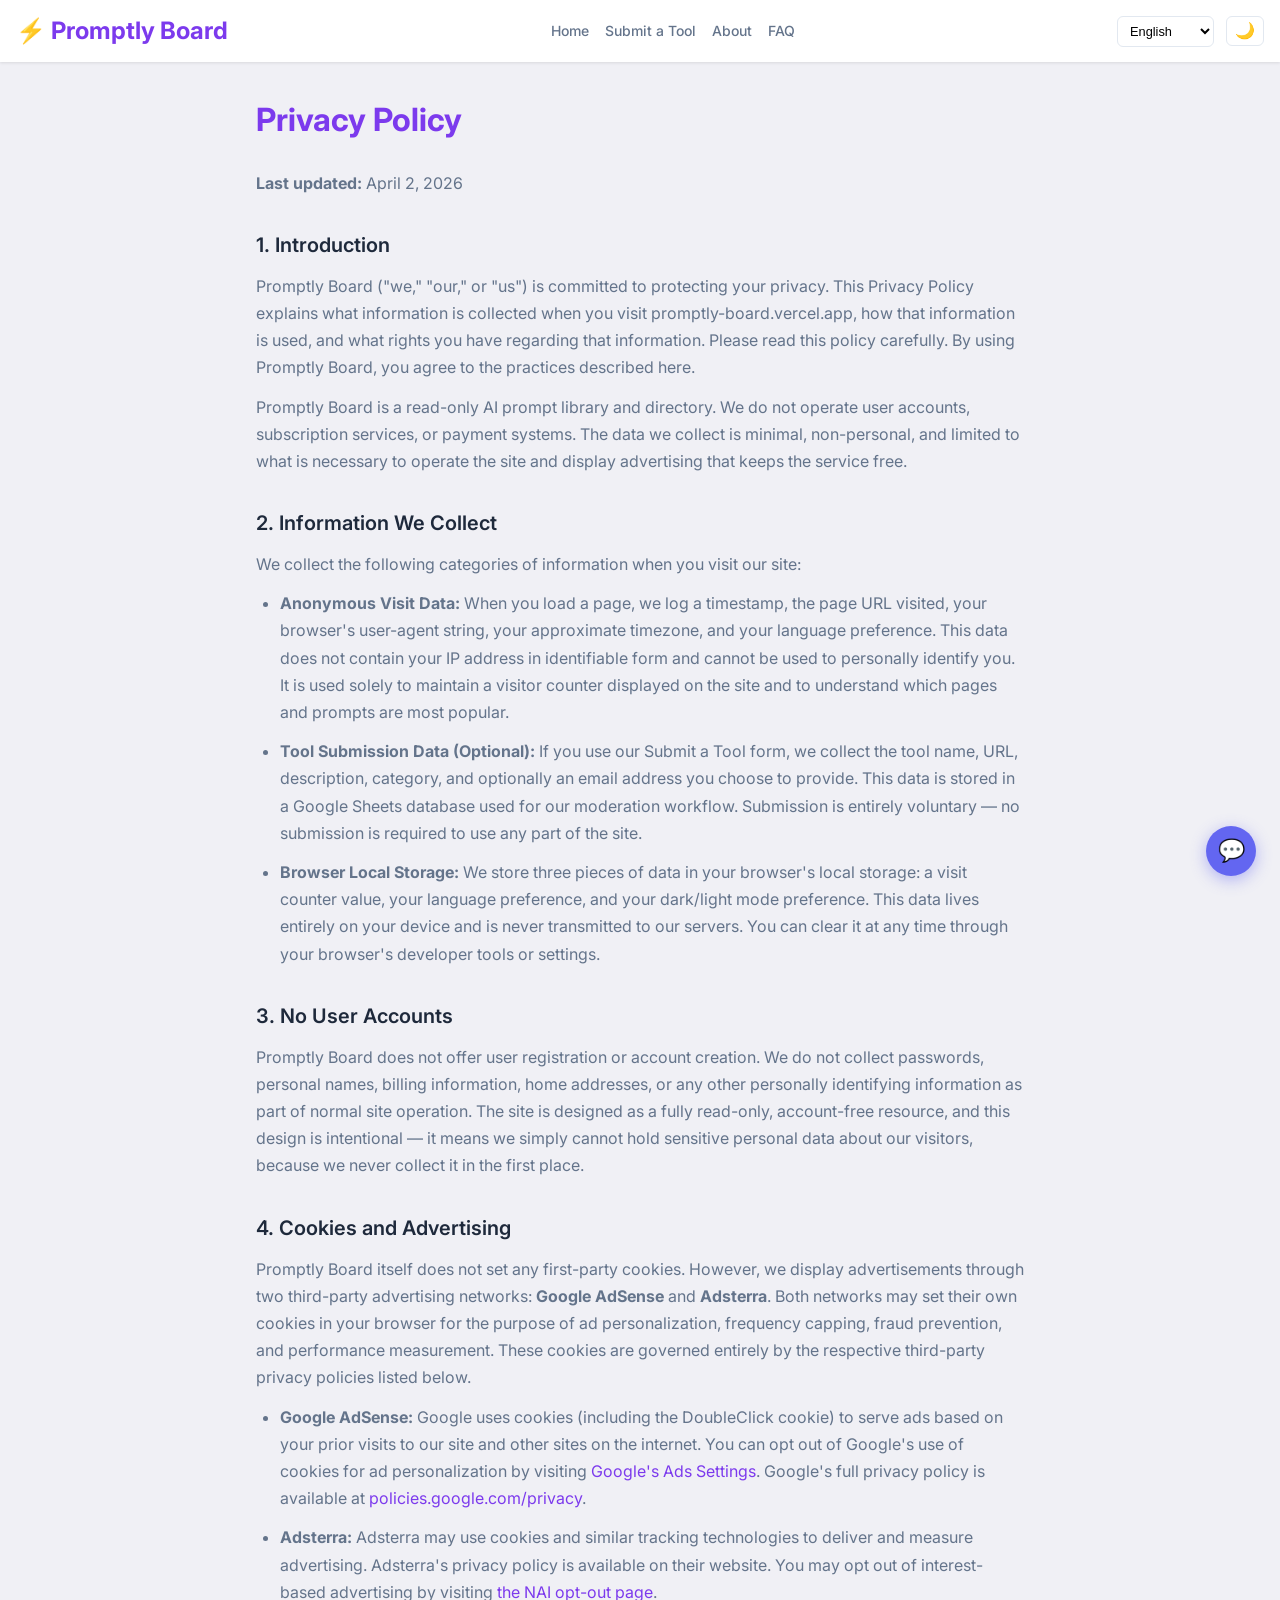
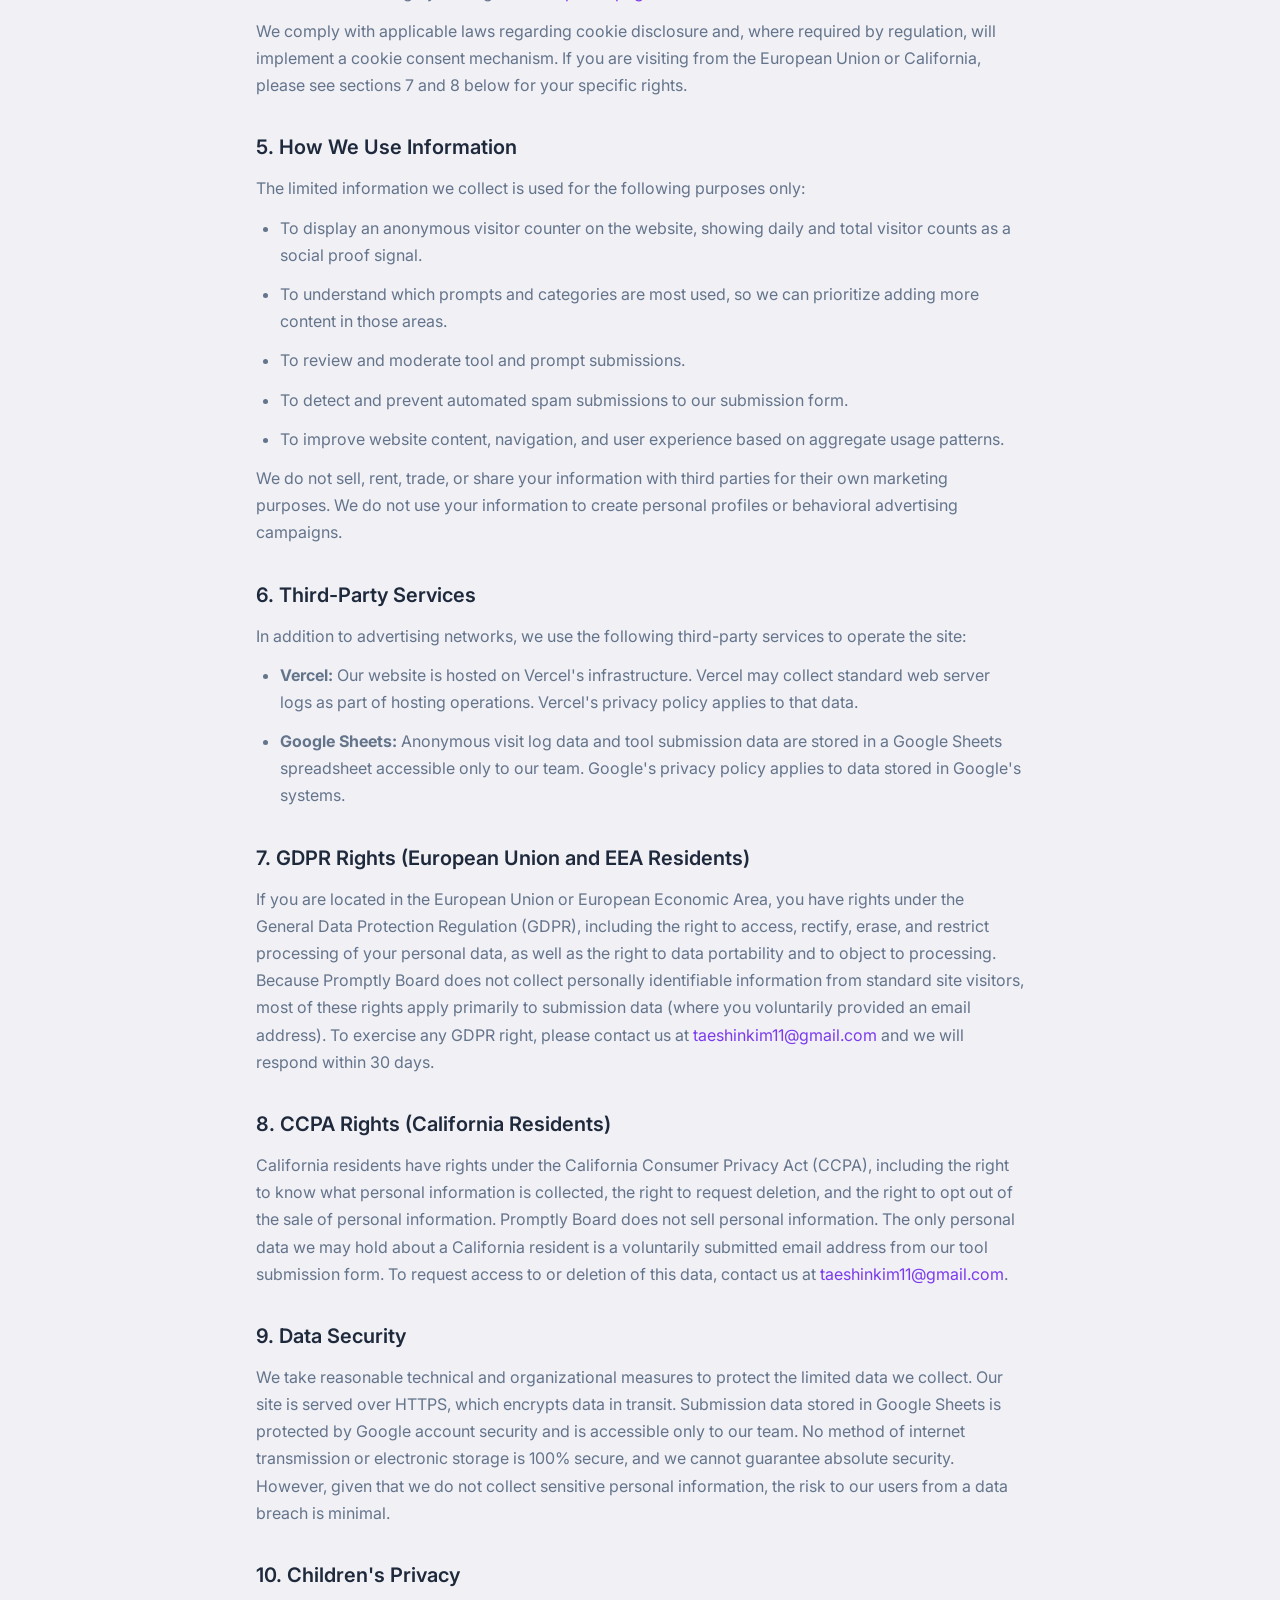
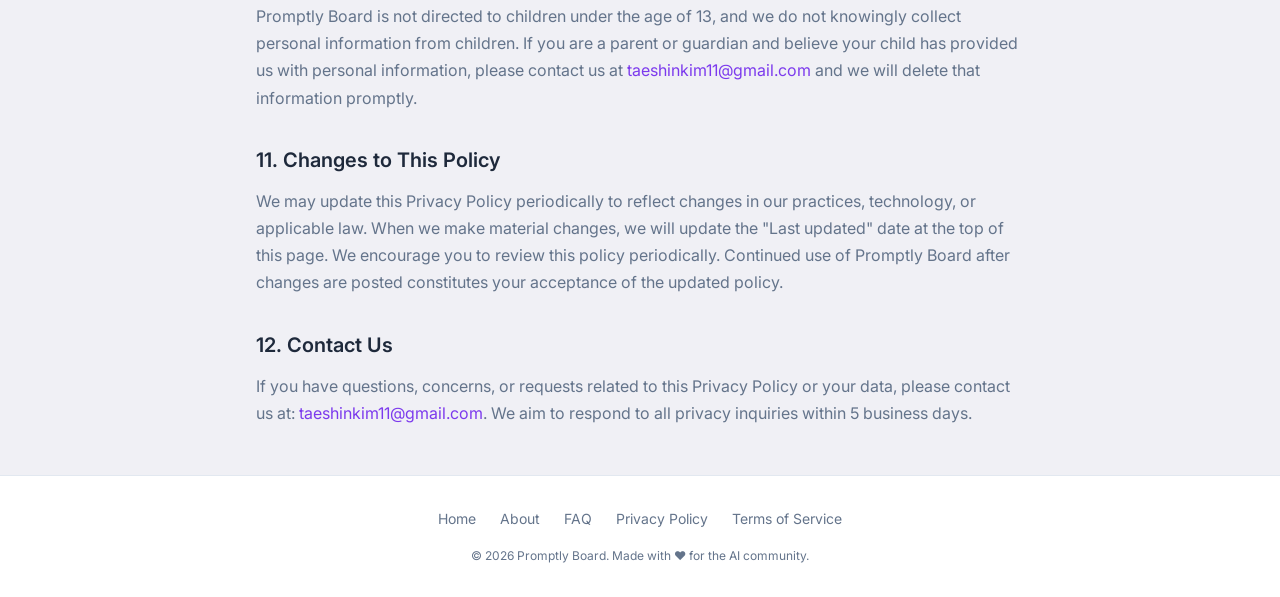
<file: privacy.html>
<!DOCTYPE html>
<html lang="en">
<head>
  <meta charset="UTF-8">
  <meta name="viewport" content="width=device-width, initial-scale=1.0">
  <title>Privacy Policy - Promptly Board</title>
  <meta name="description" content="Privacy Policy for Promptly Board. Learn how we handle data, cookies from Google AdSense and Adsterra, and your rights under GDPR and CCPA.">
  <link rel="canonical" href="https://promptly-board.vercel.app/privacy.html">
  <link rel="manifest" href="/manifest.json">
  <meta property="og:title" content="Privacy Policy - Promptly Board">
  <meta property="og:url" content="https://promptly-board.vercel.app/privacy.html">
  <meta name="twitter:card" content="summary">
  <script async src="https://pagead2.googlesyndication.com/pagead/js/adsbygoogle.js?client=ca-pub-7098271335538021" crossorigin="anonymous"></script>
  <link rel="icon" href="data:image/svg+xml,<svg xmlns='http://www.w3.org/2000/svg' viewBox='0 0 100 100'><text y='.9em' font-size='90'>🤖</text></svg>">
  <link rel="stylesheet" href="css/style.css">
</head>
<body>
  <nav class="nav-container" role="navigation">
    <div class="nav-inner">
      <a href="/" class="nav-logo">⚡ Promptly Board</a>
      <button class="nav-hamburger" id="nav-hamburger" aria-label="Toggle menu">☰</button>
      <div class="nav-links" id="nav-links">
        <a href="/" data-i18n="home">Home</a>
        <a href="submit.html" data-i18n="submitTool">Submit a Tool</a>
        <a href="about.html" data-i18n="about">About</a>
        <a href="faq.html" data-i18n="faq">FAQ</a>
      </div>
      <div class="nav-right">
        <select class="lang-selector" id="lang-selector" aria-label="Language"><option value="en">English</option></select>
        <button class="dark-toggle" id="dark-toggle" aria-label="Toggle dark mode">🌙</button>
      </div>
    </div>
  </nav>

  <main class="page-container">
    <h1 data-i18n="privacyTitle">Privacy Policy</h1>
    <p><strong>Last updated:</strong> April 2, 2026</p>

    <h2>1. Introduction</h2>
    <p>Promptly Board ("we," "our," or "us") is committed to protecting your privacy. This Privacy Policy explains what information is collected when you visit promptly-board.vercel.app, how that information is used, and what rights you have regarding that information. Please read this policy carefully. By using Promptly Board, you agree to the practices described here.</p>
    <p>Promptly Board is a read-only AI prompt library and directory. We do not operate user accounts, subscription services, or payment systems. The data we collect is minimal, non-personal, and limited to what is necessary to operate the site and display advertising that keeps the service free.</p>

    <h2>2. Information We Collect</h2>
    <p>We collect the following categories of information when you visit our site:</p>
    <ul>
      <li><strong>Anonymous Visit Data:</strong> When you load a page, we log a timestamp, the page URL visited, your browser's user-agent string, your approximate timezone, and your language preference. This data does not contain your IP address in identifiable form and cannot be used to personally identify you. It is used solely to maintain a visitor counter displayed on the site and to understand which pages and prompts are most popular.</li>
      <li><strong>Tool Submission Data (Optional):</strong> If you use our Submit a Tool form, we collect the tool name, URL, description, category, and optionally an email address you choose to provide. This data is stored in a Google Sheets database used for our moderation workflow. Submission is entirely voluntary — no submission is required to use any part of the site.</li>
      <li><strong>Browser Local Storage:</strong> We store three pieces of data in your browser's local storage: a visit counter value, your language preference, and your dark/light mode preference. This data lives entirely on your device and is never transmitted to our servers. You can clear it at any time through your browser's developer tools or settings.</li>
    </ul>

    <h2>3. No User Accounts</h2>
    <p>Promptly Board does not offer user registration or account creation. We do not collect passwords, personal names, billing information, home addresses, or any other personally identifying information as part of normal site operation. The site is designed as a fully read-only, account-free resource, and this design is intentional — it means we simply cannot hold sensitive personal data about our visitors, because we never collect it in the first place.</p>

    <h2>4. Cookies and Advertising</h2>
    <p>Promptly Board itself does not set any first-party cookies. However, we display advertisements through two third-party advertising networks: <strong>Google AdSense</strong> and <strong>Adsterra</strong>. Both networks may set their own cookies in your browser for the purpose of ad personalization, frequency capping, fraud prevention, and performance measurement. These cookies are governed entirely by the respective third-party privacy policies listed below.</p>
    <ul>
      <li><strong>Google AdSense:</strong> Google uses cookies (including the DoubleClick cookie) to serve ads based on your prior visits to our site and other sites on the internet. You can opt out of Google's use of cookies for ad personalization by visiting <a href="https://www.google.com/settings/ads" target="_blank" rel="noopener">Google's Ads Settings</a>. Google's full privacy policy is available at <a href="https://policies.google.com/privacy" target="_blank" rel="noopener">policies.google.com/privacy</a>.</li>
      <li><strong>Adsterra:</strong> Adsterra may use cookies and similar tracking technologies to deliver and measure advertising. Adsterra's privacy policy is available on their website. You may opt out of interest-based advertising by visiting <a href="https://optout.networkadvertising.org/" target="_blank" rel="noopener">the NAI opt-out page</a>.</li>
    </ul>
    <p>We comply with applicable laws regarding cookie disclosure and, where required by regulation, will implement a cookie consent mechanism. If you are visiting from the European Union or California, please see sections 7 and 8 below for your specific rights.</p>

    <h2>5. How We Use Information</h2>
    <p>The limited information we collect is used for the following purposes only:</p>
    <ul>
      <li>To display an anonymous visitor counter on the website, showing daily and total visitor counts as a social proof signal.</li>
      <li>To understand which prompts and categories are most used, so we can prioritize adding more content in those areas.</li>
      <li>To review and moderate tool and prompt submissions.</li>
      <li>To detect and prevent automated spam submissions to our submission form.</li>
      <li>To improve website content, navigation, and user experience based on aggregate usage patterns.</li>
    </ul>
    <p>We do not sell, rent, trade, or share your information with third parties for their own marketing purposes. We do not use your information to create personal profiles or behavioral advertising campaigns.</p>

    <h2>6. Third-Party Services</h2>
    <p>In addition to advertising networks, we use the following third-party services to operate the site:</p>
    <ul>
      <li><strong>Vercel:</strong> Our website is hosted on Vercel's infrastructure. Vercel may collect standard web server logs as part of hosting operations. Vercel's privacy policy applies to that data.</li>
      <li><strong>Google Sheets:</strong> Anonymous visit log data and tool submission data are stored in a Google Sheets spreadsheet accessible only to our team. Google's privacy policy applies to data stored in Google's systems.</li>
    </ul>

    <h2>7. GDPR Rights (European Union and EEA Residents)</h2>
    <p>If you are located in the European Union or European Economic Area, you have rights under the General Data Protection Regulation (GDPR), including the right to access, rectify, erase, and restrict processing of your personal data, as well as the right to data portability and to object to processing. Because Promptly Board does not collect personally identifiable information from standard site visitors, most of these rights apply primarily to submission data (where you voluntarily provided an email address). To exercise any GDPR right, please contact us at <a href="mailto:taeshinkim11@gmail.com">taeshinkim11@gmail.com</a> and we will respond within 30 days.</p>

    <h2>8. CCPA Rights (California Residents)</h2>
    <p>California residents have rights under the California Consumer Privacy Act (CCPA), including the right to know what personal information is collected, the right to request deletion, and the right to opt out of the sale of personal information. Promptly Board does not sell personal information. The only personal data we may hold about a California resident is a voluntarily submitted email address from our tool submission form. To request access to or deletion of this data, contact us at <a href="mailto:taeshinkim11@gmail.com">taeshinkim11@gmail.com</a>.</p>

    <h2>9. Data Security</h2>
    <p>We take reasonable technical and organizational measures to protect the limited data we collect. Our site is served over HTTPS, which encrypts data in transit. Submission data stored in Google Sheets is protected by Google account security and is accessible only to our team. No method of internet transmission or electronic storage is 100% secure, and we cannot guarantee absolute security. However, given that we do not collect sensitive personal information, the risk to our users from a data breach is minimal.</p>

    <h2>10. Children's Privacy</h2>
    <p>Promptly Board is not directed to children under the age of 13, and we do not knowingly collect personal information from children. If you are a parent or guardian and believe your child has provided us with personal information, please contact us at <a href="mailto:taeshinkim11@gmail.com">taeshinkim11@gmail.com</a> and we will delete that information promptly.</p>

    <h2>11. Changes to This Policy</h2>
    <p>We may update this Privacy Policy periodically to reflect changes in our practices, technology, or applicable law. When we make material changes, we will update the "Last updated" date at the top of this page. We encourage you to review this policy periodically. Continued use of Promptly Board after changes are posted constitutes your acceptance of the updated policy.</p>

    <h2>12. Contact Us</h2>
    <p>If you have questions, concerns, or requests related to this Privacy Policy or your data, please contact us at: <a href="mailto:taeshinkim11@gmail.com">taeshinkim11@gmail.com</a>. We aim to respond to all privacy inquiries within 5 business days.</p>
  </main>

  <footer>
    <div class="footer-inner">
      <div class="footer-links">
        <a href="/">Home</a>
        <a href="about.html">About</a>
        <a href="faq.html">FAQ</a>
        <a href="privacy.html">Privacy Policy</a>
        <a href="terms.html">Terms of Service</a>
      </div>
      <p class="footer-copy">&copy; 2026 Promptly Board. Made with ❤️ for the AI community.</p>
    </div>
  </footer>

  <script src="js/i18n.js"></script>
  <script src="js/visitor.js"></script>
  <script src="js/sheets-webhook.js"></script>
  <script>
    document.addEventListener('DOMContentLoaded', async () => {
      await I18n.init();
      Visitor.init();
      SheetsWebhook.logVisit();
      const toggle = document.getElementById('dark-toggle');
      if (localStorage.getItem('pb-dark') === 'true') document.body.classList.add('dark');
      toggle.textContent = document.body.classList.contains('dark') ? '☀️' : '🌙';
      toggle.addEventListener('click', () => {
        document.body.classList.toggle('dark');
        localStorage.setItem('pb-dark', document.body.classList.contains('dark'));
        toggle.textContent = document.body.classList.contains('dark') ? '☀️' : '🌙';
      });
      document.getElementById('nav-hamburger')?.addEventListener('click', () => {
        document.getElementById('nav-links')?.classList.toggle('open');
      });
    });
  </script>
  <script src="js/feedback-widget.js"></script>
</body>
</html>
</file>
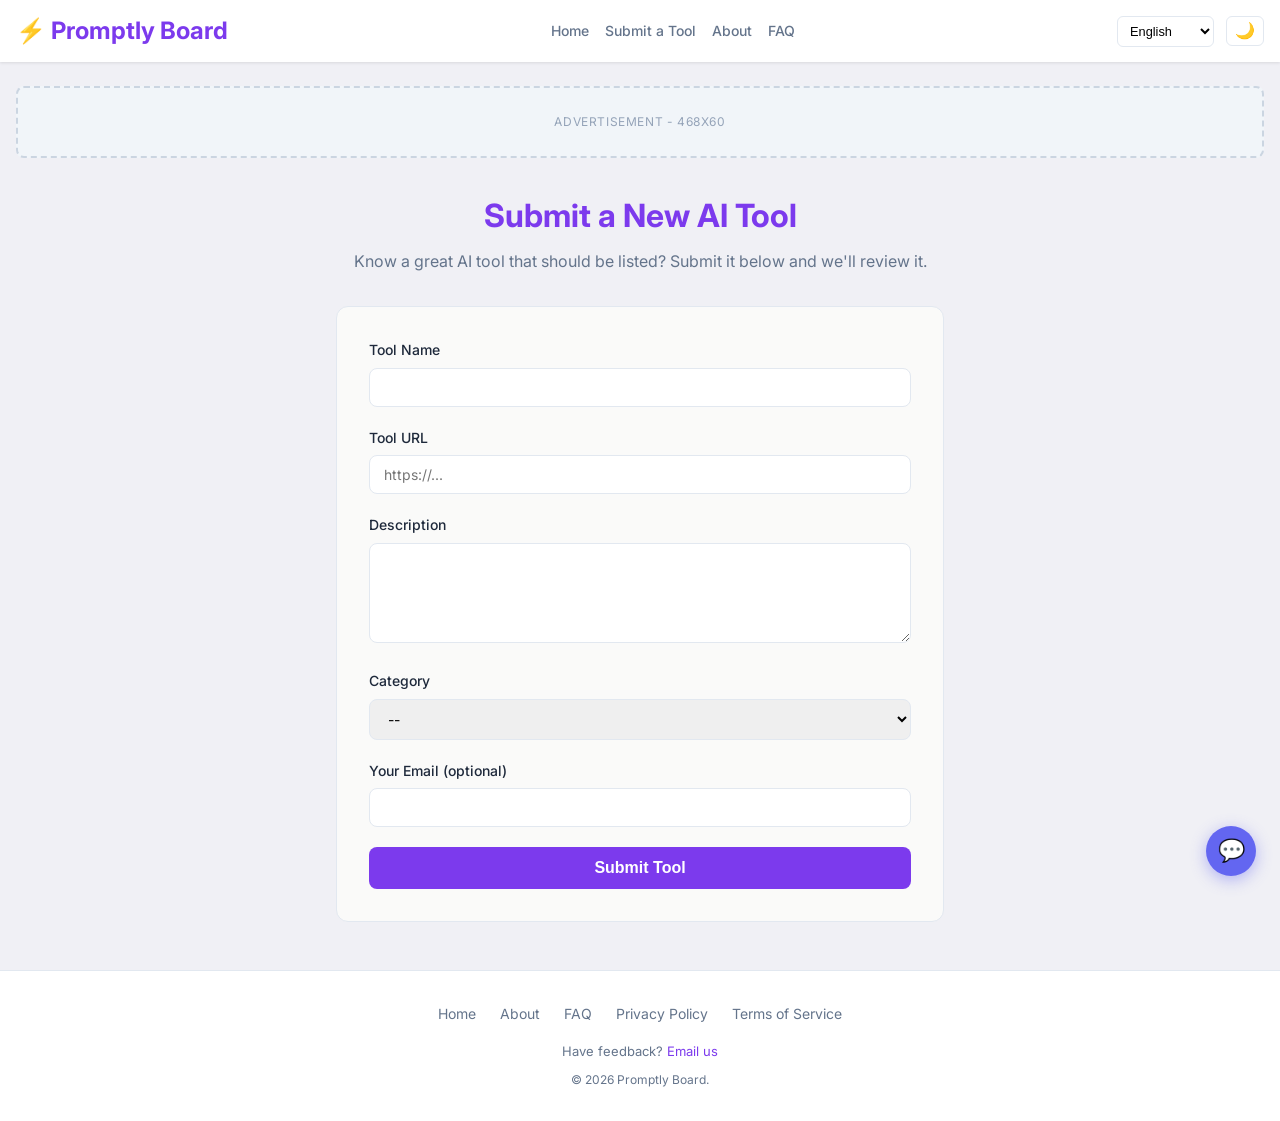
<file: submit.html>
<!DOCTYPE html>
<html lang="en">
<head>
  <meta charset="UTF-8">
  <meta name="viewport" content="width=device-width, initial-scale=1.0">
  <title>Submit a Tool - Promptly Board</title>
  <meta name="description" content="Submit a new AI tool to be featured in the Promptly Board directory.">
  <link rel="canonical" href="https://promptly-board.vercel.app/submit.html">
  <link rel="manifest" href="/manifest.json">
  <meta property="og:title" content="Submit a Tool - Promptly Board">
  <meta property="og:description" content="Submit a new AI tool to be featured in the Promptly Board directory.">
  <meta property="og:url" content="https://promptly-board.vercel.app/submit.html">
  <meta name="twitter:card" content="summary">
  <meta name="twitter:title" content="Submit a Tool - Promptly Board">
  <script async src="https://pagead2.googlesyndication.com/pagead/js/adsbygoogle.js?client=ca-pub-7098271335538021" crossorigin="anonymous"></script>
  <link rel="icon" href="data:image/svg+xml,<svg xmlns='http://www.w3.org/2000/svg' viewBox='0 0 100 100'><text y='.9em' font-size='90'>🤖</text></svg>">
  <link rel="stylesheet" href="css/style.css">
</head>
<body>
  <!-- Navigation -->
  <nav class="nav-container" role="navigation">
    <div class="nav-inner">
      <a href="/" class="nav-logo">⚡ Promptly Board</a>
      <button class="nav-hamburger" id="nav-hamburger" aria-label="Toggle menu">☰</button>
      <div class="nav-links" id="nav-links">
        <a href="/" data-i18n="home">Home</a>
        <a href="submit.html" data-i18n="submitTool">Submit a Tool</a>
        <a href="about.html" data-i18n="about">About</a>
        <a href="faq.html" data-i18n="faq">FAQ</a>
      </div>
      <div class="nav-right">
        <select class="lang-selector" id="lang-selector" aria-label="Language selector"><option value="en">English</option></select>
        <button class="dark-toggle" id="dark-toggle" aria-label="Toggle dark mode">🌙</button>
      </div>
    </div>
  </nav>

  <!-- Ad -->
  <div class="ad-slot" id="ad-submit-page">
    <div class="ad-placeholder">Advertisement - 468x60</div>
  </div>

  <main>
    <div class="submit-form-container">
      <h1 style="font-size:2rem;font-weight:700;color:var(--accent-primary);text-align:center;margin-bottom:0.5rem;" data-i18n="submitTitle">Submit a New AI Tool</h1>
      <p style="text-align:center;color:var(--text-secondary);margin-bottom:2rem;" data-i18n="submitDesc">Know a great AI tool that should be listed? Submit it below and we'll review it.</p>

      <form class="submit-form" id="submit-form" novalidate>
        <div class="form-group">
          <label for="tool-name" data-i18n="fieldToolName">Tool Name</label>
          <input type="text" id="tool-name" required>
        </div>
        <div class="form-group">
          <label for="tool-url" data-i18n="fieldUrl">Tool URL</label>
          <input type="url" id="tool-url" required placeholder="https://...">
        </div>
        <div class="form-group">
          <label for="tool-description" data-i18n="fieldDescription">Description</label>
          <textarea id="tool-description" required></textarea>
        </div>
        <div class="form-group">
          <label for="tool-category" data-i18n="fieldCategory">Category</label>
          <select id="tool-category" required>
            <option value="">--</option>
            <option value="chatbot">AI Chatbots</option>
            <option value="image-gen">Image Generation</option>
            <option value="coding">Coding Assistants</option>
            <option value="writing">Writing Tools</option>
            <option value="video">Video Creation</option>
            <option value="audio">Audio & Music</option>
            <option value="productivity">Productivity</option>
            <option value="research">Research & Analysis</option>
            <option value="design">Design Tools</option>
            <option value="education">Education</option>
          </select>
        </div>
        <div class="form-group">
          <label for="submitter-email" data-i18n="fieldEmail">Your Email (optional)</label>
          <input type="email" id="submitter-email">
        </div>
        <button type="submit" class="form-submit-btn" data-i18n="submitButton">Submit Tool</button>
        <div id="form-message" class="form-message"></div>
      </form>
    </div>
  </main>

  <!-- Footer -->
  <footer>
    <div class="footer-inner">
      <div class="footer-links">
        <a href="/" data-i18n="home">Home</a>
        <a href="about.html" data-i18n="about">About</a>
        <a href="faq.html" data-i18n="faq">FAQ</a>
        <a href="privacy.html" data-i18n="privacy">Privacy Policy</a>
        <a href="terms.html" data-i18n="terms">Terms of Service</a>
      </div>
      <div class="footer-feedback">
        <span data-i18n="feedbackText">Have feedback?</span>
        <a href="mailto:taeshinkim11@gmail.com" data-i18n="emailUs">Email us</a>
      </div>
      <p class="footer-copy">&copy; 2026 Promptly Board.</p>
    </div>
  </footer>

  <script src="js/i18n.js"></script>
  <script src="js/submit-form.js"></script>
  <script src="js/visitor.js"></script>
  <script src="js/sheets-webhook.js"></script>
  <script>
    document.addEventListener('DOMContentLoaded', async () => {
      await I18n.init();
      SubmitForm.init();
      Visitor.init();
      SheetsWebhook.logVisit();
      // Dark mode
      const toggle = document.getElementById('dark-toggle');
      if (localStorage.getItem('pb-dark') === 'true') document.body.classList.add('dark');
      toggle.textContent = document.body.classList.contains('dark') ? '☀️' : '🌙';
      toggle.addEventListener('click', () => {
        document.body.classList.toggle('dark');
        localStorage.setItem('pb-dark', document.body.classList.contains('dark'));
        toggle.textContent = document.body.classList.contains('dark') ? '☀️' : '🌙';
      });
      // Hamburger
      document.getElementById('nav-hamburger')?.addEventListener('click', () => {
        document.getElementById('nav-links')?.classList.toggle('open');
      });
    });
  </script>
  <script src="js/feedback-widget.js"></script>
</body>
</html>
</file>
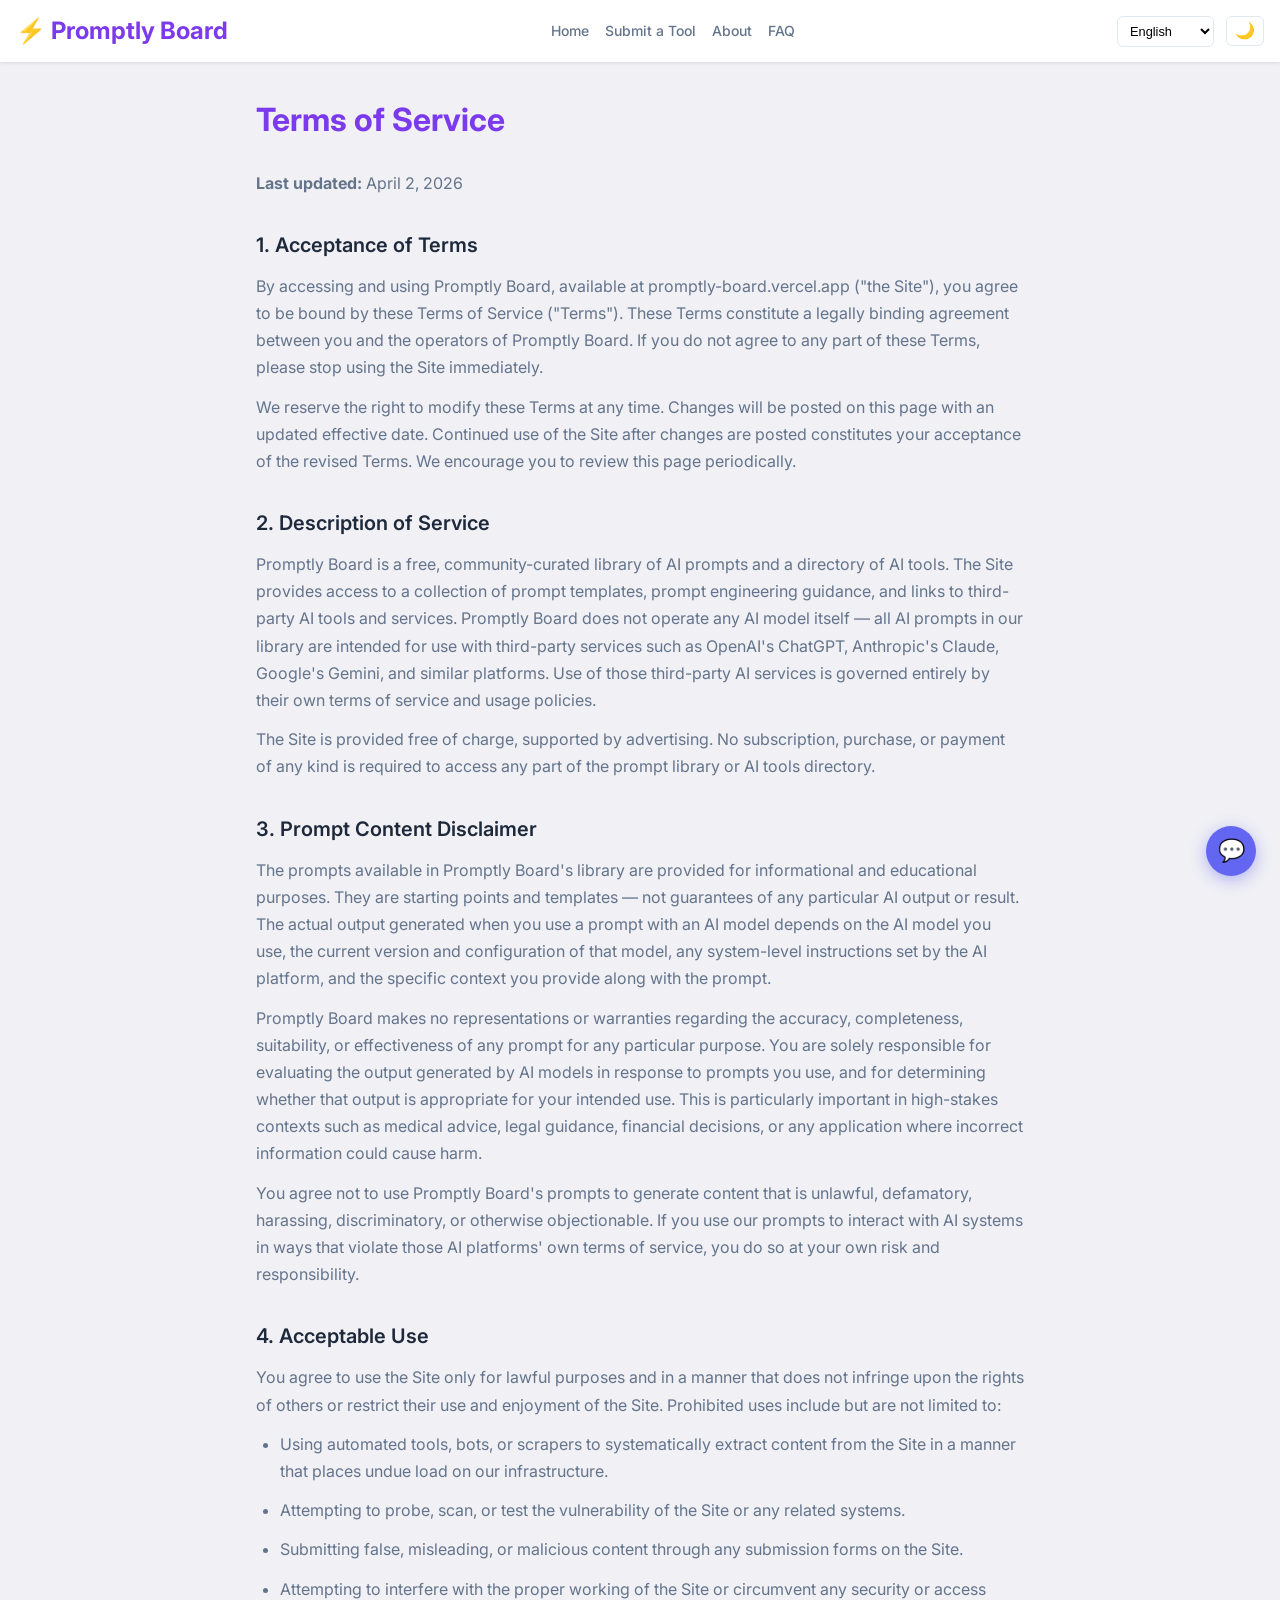
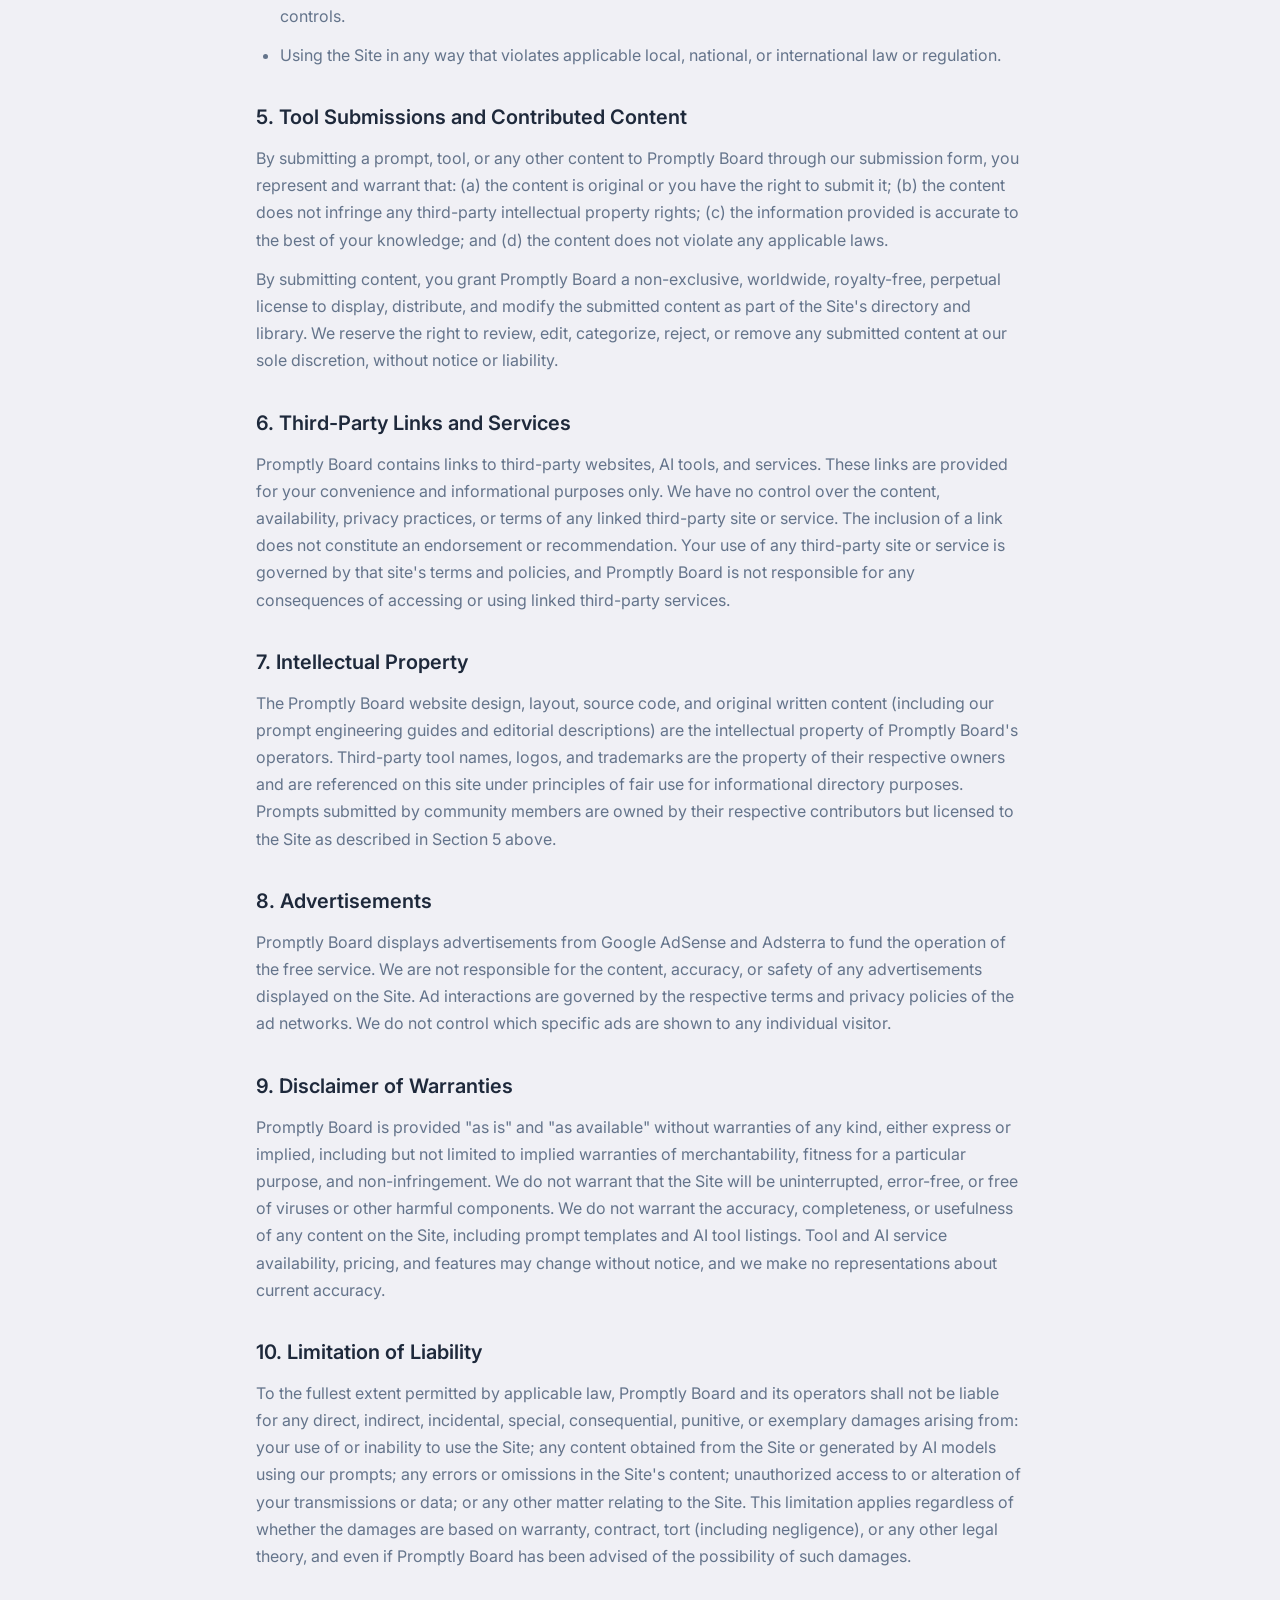
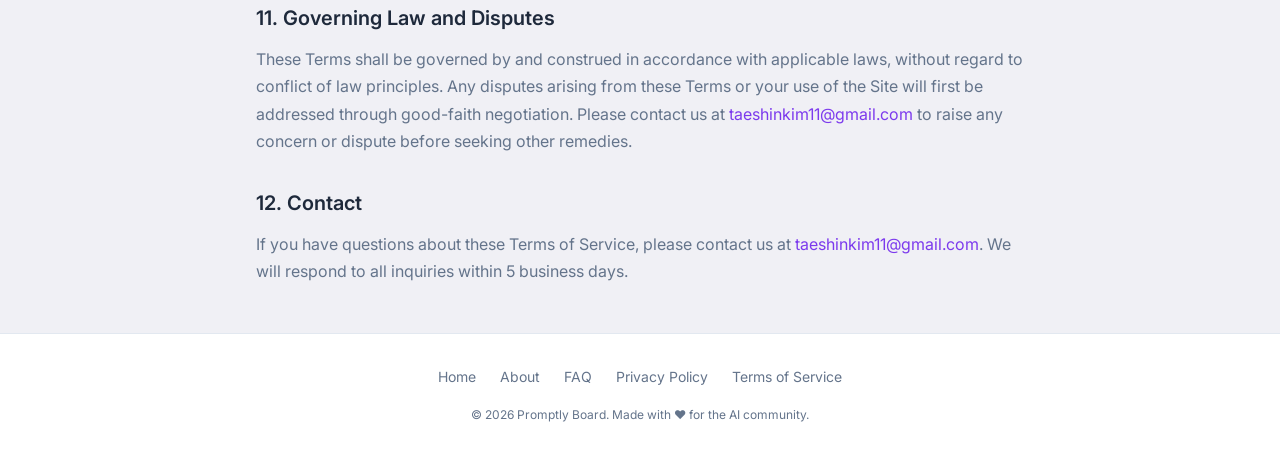
<file: terms.html>
<!DOCTYPE html>
<html lang="en">
<head>
  <meta charset="UTF-8">
  <meta name="viewport" content="width=device-width, initial-scale=1.0">
  <title>Terms of Service - Promptly Board</title>
  <meta name="description" content="Terms of Service for Promptly Board. Free AI prompt library terms, prompt content disclaimer, limitation of liability, and acceptable use policy.">
  <link rel="canonical" href="https://promptly-board.vercel.app/terms.html">
  <link rel="manifest" href="/manifest.json">
  <meta property="og:title" content="Terms of Service - Promptly Board">
  <meta property="og:url" content="https://promptly-board.vercel.app/terms.html">
  <meta name="twitter:card" content="summary">
  <script async src="https://pagead2.googlesyndication.com/pagead/js/adsbygoogle.js?client=ca-pub-7098271335538021" crossorigin="anonymous"></script>
  <link rel="icon" href="data:image/svg+xml,<svg xmlns='http://www.w3.org/2000/svg' viewBox='0 0 100 100'><text y='.9em' font-size='90'>🤖</text></svg>">
  <link rel="stylesheet" href="css/style.css">
</head>
<body>
  <nav class="nav-container" role="navigation">
    <div class="nav-inner">
      <a href="/" class="nav-logo">⚡ Promptly Board</a>
      <button class="nav-hamburger" id="nav-hamburger" aria-label="Toggle menu">☰</button>
      <div class="nav-links" id="nav-links">
        <a href="/" data-i18n="home">Home</a>
        <a href="submit.html" data-i18n="submitTool">Submit a Tool</a>
        <a href="about.html" data-i18n="about">About</a>
        <a href="faq.html" data-i18n="faq">FAQ</a>
      </div>
      <div class="nav-right">
        <select class="lang-selector" id="lang-selector" aria-label="Language"><option value="en">English</option></select>
        <button class="dark-toggle" id="dark-toggle" aria-label="Toggle dark mode">🌙</button>
      </div>
    </div>
  </nav>

  <main class="page-container">
    <h1 data-i18n="termsTitle">Terms of Service</h1>
    <p><strong>Last updated:</strong> April 2, 2026</p>

    <h2>1. Acceptance of Terms</h2>
    <p>By accessing and using Promptly Board, available at promptly-board.vercel.app ("the Site"), you agree to be bound by these Terms of Service ("Terms"). These Terms constitute a legally binding agreement between you and the operators of Promptly Board. If you do not agree to any part of these Terms, please stop using the Site immediately.</p>
    <p>We reserve the right to modify these Terms at any time. Changes will be posted on this page with an updated effective date. Continued use of the Site after changes are posted constitutes your acceptance of the revised Terms. We encourage you to review this page periodically.</p>

    <h2>2. Description of Service</h2>
    <p>Promptly Board is a free, community-curated library of AI prompts and a directory of AI tools. The Site provides access to a collection of prompt templates, prompt engineering guidance, and links to third-party AI tools and services. Promptly Board does not operate any AI model itself — all AI prompts in our library are intended for use with third-party services such as OpenAI's ChatGPT, Anthropic's Claude, Google's Gemini, and similar platforms. Use of those third-party AI services is governed entirely by their own terms of service and usage policies.</p>
    <p>The Site is provided free of charge, supported by advertising. No subscription, purchase, or payment of any kind is required to access any part of the prompt library or AI tools directory.</p>

    <h2>3. Prompt Content Disclaimer</h2>
    <p>The prompts available in Promptly Board's library are provided for informational and educational purposes. They are starting points and templates — not guarantees of any particular AI output or result. The actual output generated when you use a prompt with an AI model depends on the AI model you use, the current version and configuration of that model, any system-level instructions set by the AI platform, and the specific context you provide along with the prompt.</p>
    <p>Promptly Board makes no representations or warranties regarding the accuracy, completeness, suitability, or effectiveness of any prompt for any particular purpose. You are solely responsible for evaluating the output generated by AI models in response to prompts you use, and for determining whether that output is appropriate for your intended use. This is particularly important in high-stakes contexts such as medical advice, legal guidance, financial decisions, or any application where incorrect information could cause harm.</p>
    <p>You agree not to use Promptly Board's prompts to generate content that is unlawful, defamatory, harassing, discriminatory, or otherwise objectionable. If you use our prompts to interact with AI systems in ways that violate those AI platforms' own terms of service, you do so at your own risk and responsibility.</p>

    <h2>4. Acceptable Use</h2>
    <p>You agree to use the Site only for lawful purposes and in a manner that does not infringe upon the rights of others or restrict their use and enjoyment of the Site. Prohibited uses include but are not limited to:</p>
    <ul>
      <li>Using automated tools, bots, or scrapers to systematically extract content from the Site in a manner that places undue load on our infrastructure.</li>
      <li>Attempting to probe, scan, or test the vulnerability of the Site or any related systems.</li>
      <li>Submitting false, misleading, or malicious content through any submission forms on the Site.</li>
      <li>Attempting to interfere with the proper working of the Site or circumvent any security or access controls.</li>
      <li>Using the Site in any way that violates applicable local, national, or international law or regulation.</li>
    </ul>

    <h2>5. Tool Submissions and Contributed Content</h2>
    <p>By submitting a prompt, tool, or any other content to Promptly Board through our submission form, you represent and warrant that: (a) the content is original or you have the right to submit it; (b) the content does not infringe any third-party intellectual property rights; (c) the information provided is accurate to the best of your knowledge; and (d) the content does not violate any applicable laws.</p>
    <p>By submitting content, you grant Promptly Board a non-exclusive, worldwide, royalty-free, perpetual license to display, distribute, and modify the submitted content as part of the Site's directory and library. We reserve the right to review, edit, categorize, reject, or remove any submitted content at our sole discretion, without notice or liability.</p>

    <h2>6. Third-Party Links and Services</h2>
    <p>Promptly Board contains links to third-party websites, AI tools, and services. These links are provided for your convenience and informational purposes only. We have no control over the content, availability, privacy practices, or terms of any linked third-party site or service. The inclusion of a link does not constitute an endorsement or recommendation. Your use of any third-party site or service is governed by that site's terms and policies, and Promptly Board is not responsible for any consequences of accessing or using linked third-party services.</p>

    <h2>7. Intellectual Property</h2>
    <p>The Promptly Board website design, layout, source code, and original written content (including our prompt engineering guides and editorial descriptions) are the intellectual property of Promptly Board's operators. Third-party tool names, logos, and trademarks are the property of their respective owners and are referenced on this site under principles of fair use for informational directory purposes. Prompts submitted by community members are owned by their respective contributors but licensed to the Site as described in Section 5 above.</p>

    <h2>8. Advertisements</h2>
    <p>Promptly Board displays advertisements from Google AdSense and Adsterra to fund the operation of the free service. We are not responsible for the content, accuracy, or safety of any advertisements displayed on the Site. Ad interactions are governed by the respective terms and privacy policies of the ad networks. We do not control which specific ads are shown to any individual visitor.</p>

    <h2>9. Disclaimer of Warranties</h2>
    <p>Promptly Board is provided "as is" and "as available" without warranties of any kind, either express or implied, including but not limited to implied warranties of merchantability, fitness for a particular purpose, and non-infringement. We do not warrant that the Site will be uninterrupted, error-free, or free of viruses or other harmful components. We do not warrant the accuracy, completeness, or usefulness of any content on the Site, including prompt templates and AI tool listings. Tool and AI service availability, pricing, and features may change without notice, and we make no representations about current accuracy.</p>

    <h2>10. Limitation of Liability</h2>
    <p>To the fullest extent permitted by applicable law, Promptly Board and its operators shall not be liable for any direct, indirect, incidental, special, consequential, punitive, or exemplary damages arising from: your use of or inability to use the Site; any content obtained from the Site or generated by AI models using our prompts; any errors or omissions in the Site's content; unauthorized access to or alteration of your transmissions or data; or any other matter relating to the Site. This limitation applies regardless of whether the damages are based on warranty, contract, tort (including negligence), or any other legal theory, and even if Promptly Board has been advised of the possibility of such damages.</p>

    <h2>11. Governing Law and Disputes</h2>
    <p>These Terms shall be governed by and construed in accordance with applicable laws, without regard to conflict of law principles. Any disputes arising from these Terms or your use of the Site will first be addressed through good-faith negotiation. Please contact us at <a href="mailto:taeshinkim11@gmail.com">taeshinkim11@gmail.com</a> to raise any concern or dispute before seeking other remedies.</p>

    <h2>12. Contact</h2>
    <p>If you have questions about these Terms of Service, please contact us at <a href="mailto:taeshinkim11@gmail.com">taeshinkim11@gmail.com</a>. We will respond to all inquiries within 5 business days.</p>
  </main>

  <footer>
    <div class="footer-inner">
      <div class="footer-links">
        <a href="/">Home</a>
        <a href="about.html">About</a>
        <a href="faq.html">FAQ</a>
        <a href="privacy.html">Privacy Policy</a>
        <a href="terms.html">Terms of Service</a>
      </div>
      <p class="footer-copy">&copy; 2026 Promptly Board. Made with ❤️ for the AI community.</p>
    </div>
  </footer>

  <script src="js/i18n.js"></script>
  <script src="js/visitor.js"></script>
  <script src="js/sheets-webhook.js"></script>
  <script>
    document.addEventListener('DOMContentLoaded', async () => {
      await I18n.init();
      Visitor.init();
      SheetsWebhook.logVisit();
      const toggle = document.getElementById('dark-toggle');
      if (localStorage.getItem('pb-dark') === 'true') document.body.classList.add('dark');
      toggle.textContent = document.body.classList.contains('dark') ? '☀️' : '🌙';
      toggle.addEventListener('click', () => {
        document.body.classList.toggle('dark');
        localStorage.setItem('pb-dark', document.body.classList.contains('dark'));
        toggle.textContent = document.body.classList.contains('dark') ? '☀️' : '🌙';
      });
      document.getElementById('nav-hamburger')?.addEventListener('click', () => {
        document.getElementById('nav-links')?.classList.toggle('open');
      });
    });
  </script>
  <script src="js/feedback-widget.js"></script>
</body>
</html>
</file>
<file: css/style.css>
@import url('https://fonts.googleapis.com/css2?family=Inter:wght@400;500;600;700&display=swap');

:root {
  --bg-primary: #F0F0F5;
  --bg-card: #FAFAF9;
  --bg-dark: #1A1A2E;
  --bg-dark-card: #16213E;
  --text-primary: #1E293B;
  --text-secondary: #64748B;
  --accent-primary: #7C3AED;
  --accent-secondary: #14B8A6;
  --cat-chatbot: #3B82F6;
  --cat-image-gen: #EC4899;
  --cat-coding: #22C55E;
  --cat-writing: #F97316;
  --cat-video: #EF4444;
  --cat-audio: #A855F7;
  --cat-productivity: #EAB308;
  --cat-research: #6366F1;
  --cat-design: #06B6D4;
  --cat-education: #10B981;
}

* { box-sizing: border-box; margin: 0; padding: 0; }

body {
  font-family: 'Inter', sans-serif;
  background-color: var(--bg-primary);
  color: var(--text-primary);
  line-height: 1.6;
  transition: background-color 0.3s, color 0.3s;
}

body.dark {
  --bg-primary: #1A1A2E;
  --bg-card: #16213E;
  --text-primary: #E2E8F0;
  --text-secondary: #94A3B8;
}

body.dark .nav-container,
body.dark header { background: #0F0F23; }
body.dark .tool-card { background: var(--bg-card); border-color: #2D2D5E; }
body.dark input, body.dark select, body.dark textarea {
  background: #16213E; color: #E2E8F0; border-color: #2D2D5E;
}
body.dark footer { background: #0F0F23; }
body.dark .modal-content { background: #16213E; color: #E2E8F0; }

/* Navigation */
.nav-container {
  background: white;
  box-shadow: 0 1px 3px rgba(0,0,0,0.1);
  position: sticky;
  top: 0;
  z-index: 100;
}

.nav-inner {
  max-width: 1280px;
  margin: 0 auto;
  padding: 0.75rem 1rem;
  display: flex;
  align-items: center;
  justify-content: space-between;
  flex-wrap: wrap;
  gap: 0.5rem;
}

.nav-logo {
  font-size: 1.5rem;
  font-weight: 700;
  color: var(--accent-primary);
  text-decoration: none;
}

.nav-links {
  display: flex;
  align-items: center;
  gap: 1rem;
  flex-wrap: wrap;
}

.nav-links a {
  color: var(--text-secondary);
  text-decoration: none;
  font-size: 0.875rem;
  font-weight: 500;
  transition: color 0.2s;
}

.nav-links a:hover { color: var(--accent-primary); }

.nav-right {
  display: flex;
  align-items: center;
  gap: 0.75rem;
}

/* Language Selector */
.lang-selector {
  padding: 0.375rem 0.5rem;
  border: 1px solid #E2E8F0;
  border-radius: 0.375rem;
  font-size: 0.8rem;
  background: white;
  cursor: pointer;
}

/* Dark Mode Toggle */
.dark-toggle {
  background: none;
  border: 1px solid #E2E8F0;
  border-radius: 0.375rem;
  padding: 0.375rem 0.5rem;
  cursor: pointer;
  font-size: 1rem;
  line-height: 1;
}

/* Hero Section */
.hero {
  text-align: center;
  padding: 3rem 1rem 2rem;
  max-width: 800px;
  margin: 0 auto;
}

.hero h1 {
  font-size: 2.5rem;
  font-weight: 700;
  color: var(--accent-primary);
  margin-bottom: 0.5rem;
}

.hero p {
  font-size: 1.125rem;
  color: var(--text-secondary);
  margin-bottom: 1.5rem;
}

/* Search Bar */
.search-container {
  max-width: 600px;
  margin: 0 auto 1.5rem;
  position: relative;
}

.search-container input {
  width: 100%;
  padding: 0.875rem 1rem 0.875rem 2.75rem;
  border: 2px solid #E2E8F0;
  border-radius: 0.75rem;
  font-size: 1rem;
  transition: border-color 0.2s;
}

.search-container input:focus {
  outline: none;
  border-color: var(--accent-primary);
}

.search-icon {
  position: absolute;
  left: 0.875rem;
  top: 50%;
  transform: translateY(-50%);
  color: var(--text-secondary);
}

/* Category Filters */
.category-filters {
  display: flex;
  flex-wrap: wrap;
  gap: 0.5rem;
  justify-content: center;
  max-width: 1280px;
  margin: 0 auto 1rem;
  padding: 0 1rem;
}

.category-btn {
  padding: 0.5rem 1rem;
  border: 2px solid #E2E8F0;
  border-radius: 2rem;
  background: white;
  color: var(--text-secondary);
  font-size: 0.8125rem;
  font-weight: 500;
  cursor: pointer;
  transition: all 0.2s;
  white-space: nowrap;
}

.category-btn:hover {
  border-color: var(--accent-primary);
  color: var(--accent-primary);
}

.category-btn.active {
  background: var(--accent-primary);
  border-color: var(--accent-primary);
  color: white;
}

body.dark .category-btn {
  background: var(--bg-card);
  border-color: #2D2D5E;
  color: var(--text-secondary);
}

body.dark .category-btn.active {
  background: var(--accent-primary);
  border-color: var(--accent-primary);
  color: white;
}

.cat-count {
  font-size: 0.7rem;
  opacity: 0.7;
  margin-left: 0.25rem;
}

/* Sort & Results Bar */
.results-bar {
  max-width: 1280px;
  margin: 0 auto 1rem;
  padding: 0 1rem;
  display: flex;
  justify-content: space-between;
  align-items: center;
  flex-wrap: wrap;
  gap: 0.5rem;
}

.results-count {
  font-size: 0.875rem;
  color: var(--text-secondary);
}

.sort-select {
  padding: 0.375rem 0.75rem;
  border: 1px solid #E2E8F0;
  border-radius: 0.375rem;
  font-size: 0.8125rem;
  background: white;
  cursor: pointer;
}

/* Featured Section */
.featured-section {
  max-width: 1280px;
  margin: 0 auto 2rem;
  padding: 0 1rem;
}

.featured-section h2 {
  font-size: 1.5rem;
  font-weight: 700;
  margin-bottom: 1rem;
  color: var(--accent-primary);
}

/* Tool Cards Grid */
.tools-grid {
  max-width: 1280px;
  margin: 0 auto;
  padding: 0 1rem;
  display: grid;
  grid-template-columns: 1fr;
  gap: 1rem;
}

@media (min-width: 640px) {
  .tools-grid { grid-template-columns: repeat(2, 1fr); }
}

@media (min-width: 1024px) {
  .tools-grid { grid-template-columns: repeat(3, 1fr); }
}

/* Tool Card */
.tool-card {
  background: var(--bg-card);
  border: 1px solid #E2E8F0;
  border-radius: 0.75rem;
  padding: 1.25rem;
  transition: transform 0.2s, box-shadow 0.2s;
  cursor: pointer;
  display: flex;
  flex-direction: column;
}

.tool-card:hover {
  transform: translateY(-2px);
  box-shadow: 0 8px 25px rgba(0,0,0,0.1);
}

.tool-card-header {
  display: flex;
  justify-content: space-between;
  align-items: flex-start;
  margin-bottom: 0.5rem;
}

.tool-card-title {
  font-size: 1.125rem;
  font-weight: 600;
  color: var(--text-primary);
}

.tool-card-rating {
  display: flex;
  align-items: center;
  gap: 0.25rem;
  color: #EAB308;
  font-size: 0.875rem;
  font-weight: 600;
  white-space: nowrap;
}

.tool-card-category {
  display: inline-block;
  padding: 0.125rem 0.5rem;
  border-radius: 1rem;
  font-size: 0.6875rem;
  font-weight: 600;
  color: white;
  margin-bottom: 0.75rem;
}

.tool-card-desc {
  font-size: 0.875rem;
  color: var(--text-secondary);
  flex: 1;
  margin-bottom: 1rem;
  display: -webkit-box;
  -webkit-line-clamp: 3;
  -webkit-box-orient: vertical;
  overflow: hidden;
}

.tool-card-footer {
  display: flex;
  justify-content: space-between;
  align-items: center;
}

.tool-card-link {
  display: inline-flex;
  align-items: center;
  gap: 0.375rem;
  padding: 0.5rem 1rem;
  background: var(--accent-primary);
  color: white;
  text-decoration: none;
  border-radius: 0.5rem;
  font-size: 0.8125rem;
  font-weight: 500;
  transition: background 0.2s;
}

.tool-card-link:hover { background: #6D28D9; }

.tool-card-share {
  background: none;
  border: 1px solid #E2E8F0;
  border-radius: 0.375rem;
  padding: 0.375rem 0.625rem;
  cursor: pointer;
  color: var(--text-secondary);
  font-size: 0.8125rem;
  transition: all 0.2s;
}

.tool-card-share:hover {
  border-color: var(--accent-primary);
  color: var(--accent-primary);
}

.tool-card-pricing {
  font-size: 0.6875rem;
  padding: 0.125rem 0.5rem;
  border-radius: 1rem;
  font-weight: 500;
}

.pricing-free { background: #D1FAE5; color: #065F46; }
.pricing-freemium { background: #DBEAFE; color: #1E40AF; }
.pricing-paid { background: #FEE2E2; color: #991B1B; }

/* Category Colors */
.cat-chatbot { background: var(--cat-chatbot); }
.cat-image-gen { background: var(--cat-image-gen); }
.cat-coding { background: var(--cat-coding); }
.cat-writing { background: var(--cat-writing); }
.cat-video { background: var(--cat-video); }
.cat-audio { background: var(--cat-audio); }
.cat-productivity { background: var(--cat-productivity); color: #1E293B; }
.cat-research { background: var(--cat-research); }
.cat-design { background: var(--cat-design); }
.cat-education { background: var(--cat-education); }

/* Pagination */
.pagination {
  max-width: 1280px;
  margin: 2rem auto;
  padding: 0 1rem;
  display: flex;
  justify-content: center;
  align-items: center;
  gap: 0.5rem;
}

.pagination button {
  padding: 0.5rem 1rem;
  border: 1px solid #E2E8F0;
  border-radius: 0.375rem;
  background: white;
  color: var(--text-primary);
  font-size: 0.875rem;
  cursor: pointer;
  transition: all 0.2s;
}

.pagination button:hover:not(:disabled) {
  border-color: var(--accent-primary);
  color: var(--accent-primary);
}

.pagination button:disabled {
  opacity: 0.5;
  cursor: not-allowed;
}

.pagination button.active {
  background: var(--accent-primary);
  border-color: var(--accent-primary);
  color: white;
}

.pagination-info {
  font-size: 0.8125rem;
  color: var(--text-secondary);
}

body.dark .pagination button {
  background: var(--bg-card);
  border-color: #2D2D5E;
  color: var(--text-primary);
}

/* Ad Slots */
.ad-slot {
  max-width: 1280px;
  margin: 1.5rem auto;
  padding: 0 1rem;
  text-align: center;
}

.ad-placeholder {
  background: #F1F5F9;
  border: 2px dashed #CBD5E1;
  border-radius: 0.5rem;
  padding: 1.5rem;
  color: #94A3B8;
  font-size: 0.75rem;
  text-transform: uppercase;
  letter-spacing: 0.05em;
}

body.dark .ad-placeholder {
  background: #1E1E3F;
  border-color: #2D2D5E;
  color: #64748B;
}

/* Modal */
.modal-overlay {
  position: fixed;
  inset: 0;
  background: rgba(0,0,0,0.5);
  z-index: 200;
  display: flex;
  align-items: center;
  justify-content: center;
  padding: 1rem;
  opacity: 0;
  pointer-events: none;
  transition: opacity 0.3s;
}

.modal-overlay.active {
  opacity: 1;
  pointer-events: all;
}

.modal-content {
  background: white;
  border-radius: 1rem;
  padding: 2rem;
  max-width: 600px;
  width: 100%;
  max-height: 80vh;
  overflow-y: auto;
  position: relative;
}

.modal-close {
  position: absolute;
  top: 1rem;
  right: 1rem;
  background: none;
  border: none;
  font-size: 1.5rem;
  cursor: pointer;
  color: var(--text-secondary);
  line-height: 1;
}

.modal-title {
  font-size: 1.5rem;
  font-weight: 700;
  margin-bottom: 0.5rem;
}

.modal-category {
  display: inline-block;
  padding: 0.25rem 0.75rem;
  border-radius: 1rem;
  font-size: 0.75rem;
  font-weight: 600;
  color: white;
  margin-bottom: 1rem;
}

.modal-desc {
  color: var(--text-secondary);
  margin-bottom: 1.5rem;
  line-height: 1.7;
}

.modal-meta {
  display: flex;
  flex-wrap: wrap;
  gap: 1rem;
  margin-bottom: 1.5rem;
}

.modal-meta-item {
  font-size: 0.8125rem;
  color: var(--text-secondary);
}

.modal-meta-item strong {
  color: var(--text-primary);
}

.modal-tags {
  display: flex;
  flex-wrap: wrap;
  gap: 0.375rem;
  margin-bottom: 1.5rem;
}

.modal-tag {
  padding: 0.25rem 0.625rem;
  background: #F1F5F9;
  border-radius: 1rem;
  font-size: 0.75rem;
  color: var(--text-secondary);
}

body.dark .modal-tag {
  background: #2D2D5E;
}

.modal-actions {
  display: flex;
  gap: 0.75rem;
  flex-wrap: wrap;
}

.modal-visit-btn {
  padding: 0.625rem 1.5rem;
  background: var(--accent-primary);
  color: white;
  text-decoration: none;
  border-radius: 0.5rem;
  font-weight: 600;
  transition: background 0.2s;
}

.modal-visit-btn:hover { background: #6D28D9; }

/* Social Share Buttons */
.social-share {
  display: flex;
  gap: 0.5rem;
}

.share-btn {
  display: inline-flex;
  align-items: center;
  justify-content: center;
  width: 2.25rem;
  height: 2.25rem;
  border-radius: 0.375rem;
  color: white;
  text-decoration: none;
  font-size: 0.875rem;
  transition: opacity 0.2s;
}

.share-btn:hover { opacity: 0.8; }
.share-btn.twitter { background: #1DA1F2; }
.share-btn.facebook { background: #1877F2; }
.share-btn.linkedin { background: #0A66C2; }
.share-btn.reddit { background: #FF4500; }

/* Footer */
footer {
  background: white;
  border-top: 1px solid #E2E8F0;
  margin-top: 3rem;
  padding: 2rem 1rem;
}

.footer-inner {
  max-width: 1280px;
  margin: 0 auto;
  text-align: center;
}

.footer-links {
  display: flex;
  justify-content: center;
  gap: 1.5rem;
  flex-wrap: wrap;
  margin-bottom: 1rem;
}

.footer-links a {
  color: var(--text-secondary);
  text-decoration: none;
  font-size: 0.875rem;
}

.footer-links a:hover { color: var(--accent-primary); }

.visitor-counter {
  display: flex;
  justify-content: center;
  gap: 2rem;
  margin-bottom: 1rem;
  font-size: 0.8125rem;
  color: var(--text-secondary);
}

.footer-social {
  display: flex;
  justify-content: center;
  gap: 0.5rem;
  margin-bottom: 1rem;
}

.footer-feedback {
  font-size: 0.8125rem;
  color: var(--text-secondary);
  margin-bottom: 0.5rem;
}

.footer-feedback a {
  color: var(--accent-primary);
  text-decoration: none;
}

.footer-copy {
  font-size: 0.75rem;
  color: var(--text-secondary);
}

/* Submit Form */
.submit-form-container {
  max-width: 640px;
  margin: 2rem auto;
  padding: 0 1rem;
}

.submit-form {
  background: var(--bg-card);
  border: 1px solid #E2E8F0;
  border-radius: 0.75rem;
  padding: 2rem;
}

body.dark .submit-form {
  border-color: #2D2D5E;
}

.form-group {
  margin-bottom: 1.25rem;
}

.form-group label {
  display: block;
  font-size: 0.875rem;
  font-weight: 500;
  margin-bottom: 0.375rem;
  color: var(--text-primary);
}

.form-group input,
.form-group select,
.form-group textarea {
  width: 100%;
  padding: 0.625rem 0.875rem;
  border: 1px solid #E2E8F0;
  border-radius: 0.5rem;
  font-size: 0.875rem;
  font-family: inherit;
}

.form-group textarea { min-height: 100px; resize: vertical; }

.form-submit-btn {
  width: 100%;
  padding: 0.75rem;
  background: var(--accent-primary);
  color: white;
  border: none;
  border-radius: 0.5rem;
  font-size: 1rem;
  font-weight: 600;
  cursor: pointer;
  transition: background 0.2s;
}

.form-submit-btn:hover { background: #6D28D9; }

.form-message {
  text-align: center;
  padding: 0.75rem;
  border-radius: 0.5rem;
  margin-top: 1rem;
  font-size: 0.875rem;
  display: none;
}

.form-message.success {
  display: block;
  background: #D1FAE5;
  color: #065F46;
}

.form-message.error {
  display: block;
  background: #FEE2E2;
  color: #991B1B;
}

/* Static Pages */
.page-container {
  max-width: 800px;
  margin: 2rem auto;
  padding: 0 1rem;
}

.page-container h1 {
  font-size: 2rem;
  font-weight: 700;
  color: var(--accent-primary);
  margin-bottom: 1.5rem;
}

.page-container h2 {
  font-size: 1.25rem;
  font-weight: 600;
  margin-top: 2rem;
  margin-bottom: 0.75rem;
}

.page-container p, .page-container li {
  color: var(--text-secondary);
  margin-bottom: 0.75rem;
  line-height: 1.7;
}

.page-container ul { padding-left: 1.5rem; list-style: disc; }

.page-container a {
  color: var(--accent-primary);
  text-decoration: none;
}

.page-container a:hover { text-decoration: underline; }

/* FAQ Accordion */
.faq-item {
  border: 1px solid #E2E8F0;
  border-radius: 0.5rem;
  margin-bottom: 0.75rem;
  overflow: hidden;
}

body.dark .faq-item { border-color: #2D2D5E; }

.faq-question {
  padding: 1rem;
  font-weight: 600;
  cursor: pointer;
  display: flex;
  justify-content: space-between;
  align-items: center;
  background: var(--bg-card);
}

.faq-answer {
  padding: 0 1rem;
  max-height: 0;
  overflow: hidden;
  transition: max-height 0.3s, padding 0.3s;
}

.faq-answer.open {
  padding: 0 1rem 1rem;
  max-height: 500px;
}

/* No Results */
.no-results {
  text-align: center;
  padding: 3rem 1rem;
  color: var(--text-secondary);
  font-size: 1.125rem;
  grid-column: 1 / -1;
}

/* Loading Spinner */
.loading {
  text-align: center;
  padding: 3rem;
  color: var(--text-secondary);
}

/* Hamburger menu for mobile */
.nav-hamburger {
  display: none;
  background: none;
  border: none;
  font-size: 1.5rem;
  cursor: pointer;
  color: var(--text-primary);
}

@media (max-width: 768px) {
  .hero h1 { font-size: 1.75rem; }
  .hero p { font-size: 1rem; }

  .nav-links {
    display: none;
    width: 100%;
    flex-direction: column;
    gap: 0.75rem;
    padding-top: 0.75rem;
  }

  .nav-links.open { display: flex; }
  .nav-hamburger { display: block; }
}

/* Utility */
.sr-only {
  position: absolute;
  width: 1px;
  height: 1px;
  padding: 0;
  margin: -1px;
  overflow: hidden;
  clip: rect(0,0,0,0);
  border: 0;
}

/* Print */
@media print {
  .nav-container, .ad-slot, .pagination, footer { display: none; }
}
</file>
